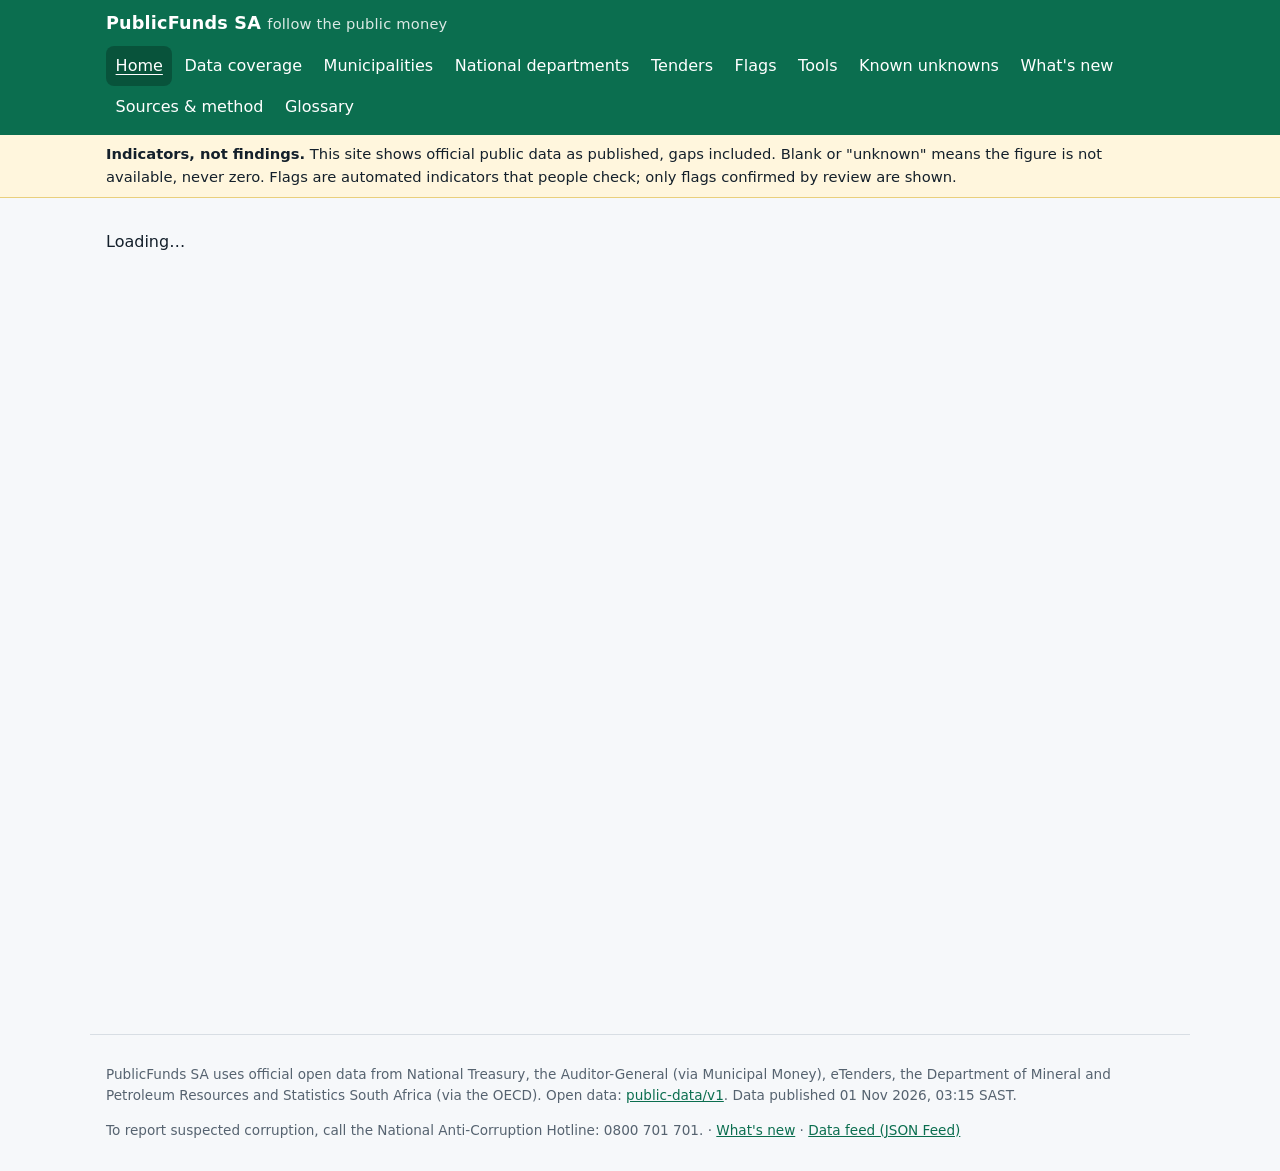
<file: index.html>
<!doctype html>
<html lang="en"><head><meta charset="utf-8"><title>PublicFunds SA</title>
<meta name="viewport" content="width=device-width,initial-scale=1">
<meta http-equiv="refresh" content="0; url=apps/public-dashboard/">
<link rel="canonical" href="https://publicfunds.grokforum.site/apps/public-dashboard/">
<link rel="icon" href="data:,">
<meta name="description" content="Budgets, spending, audit results and tenders for every South African municipality and national department, from official open data - with the gaps shown.">
<meta property="og:type" content="website"><meta property="og:site_name" content="PublicFunds SA">
<meta property="og:title" content="PublicFunds SA - follow South Africa's public money">
<meta property="og:description" content="Budgets, spending, audit results and tenders from official open data, with the gaps shown.">
<meta property="og:url" content="https://publicfunds.grokforum.site/">
<meta property="og:image" content="https://publicfunds.grokforum.site/apps/public-dashboard/og-card.png"><meta property="og:image:width" content="1200"><meta property="og:image:height" content="630">
<meta name="twitter:card" content="summary_large_image"><meta name="twitter:image" content="https://publicfunds.grokforum.site/apps/public-dashboard/og-card.png"></head>
<body><p><a href="apps/public-dashboard/">Open the PublicFunds SA dashboard</a></p></body></html>
</file>
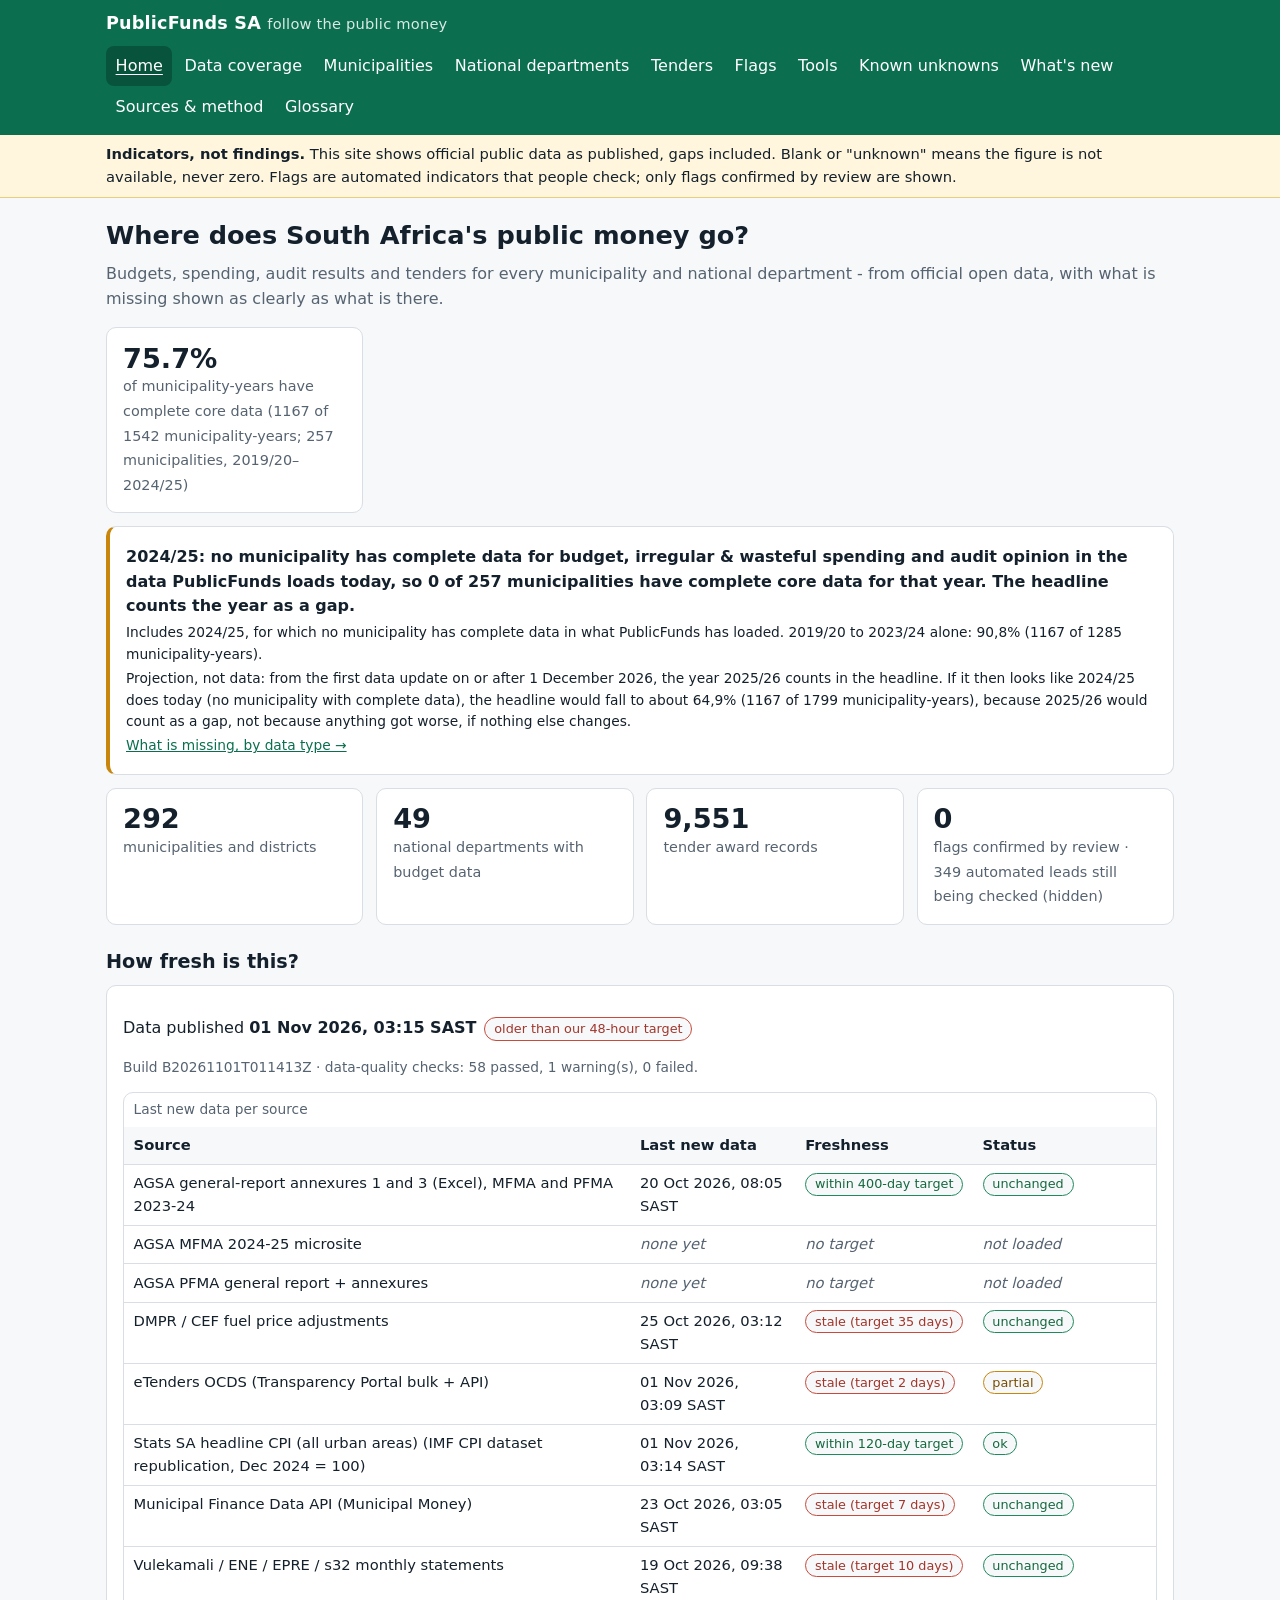
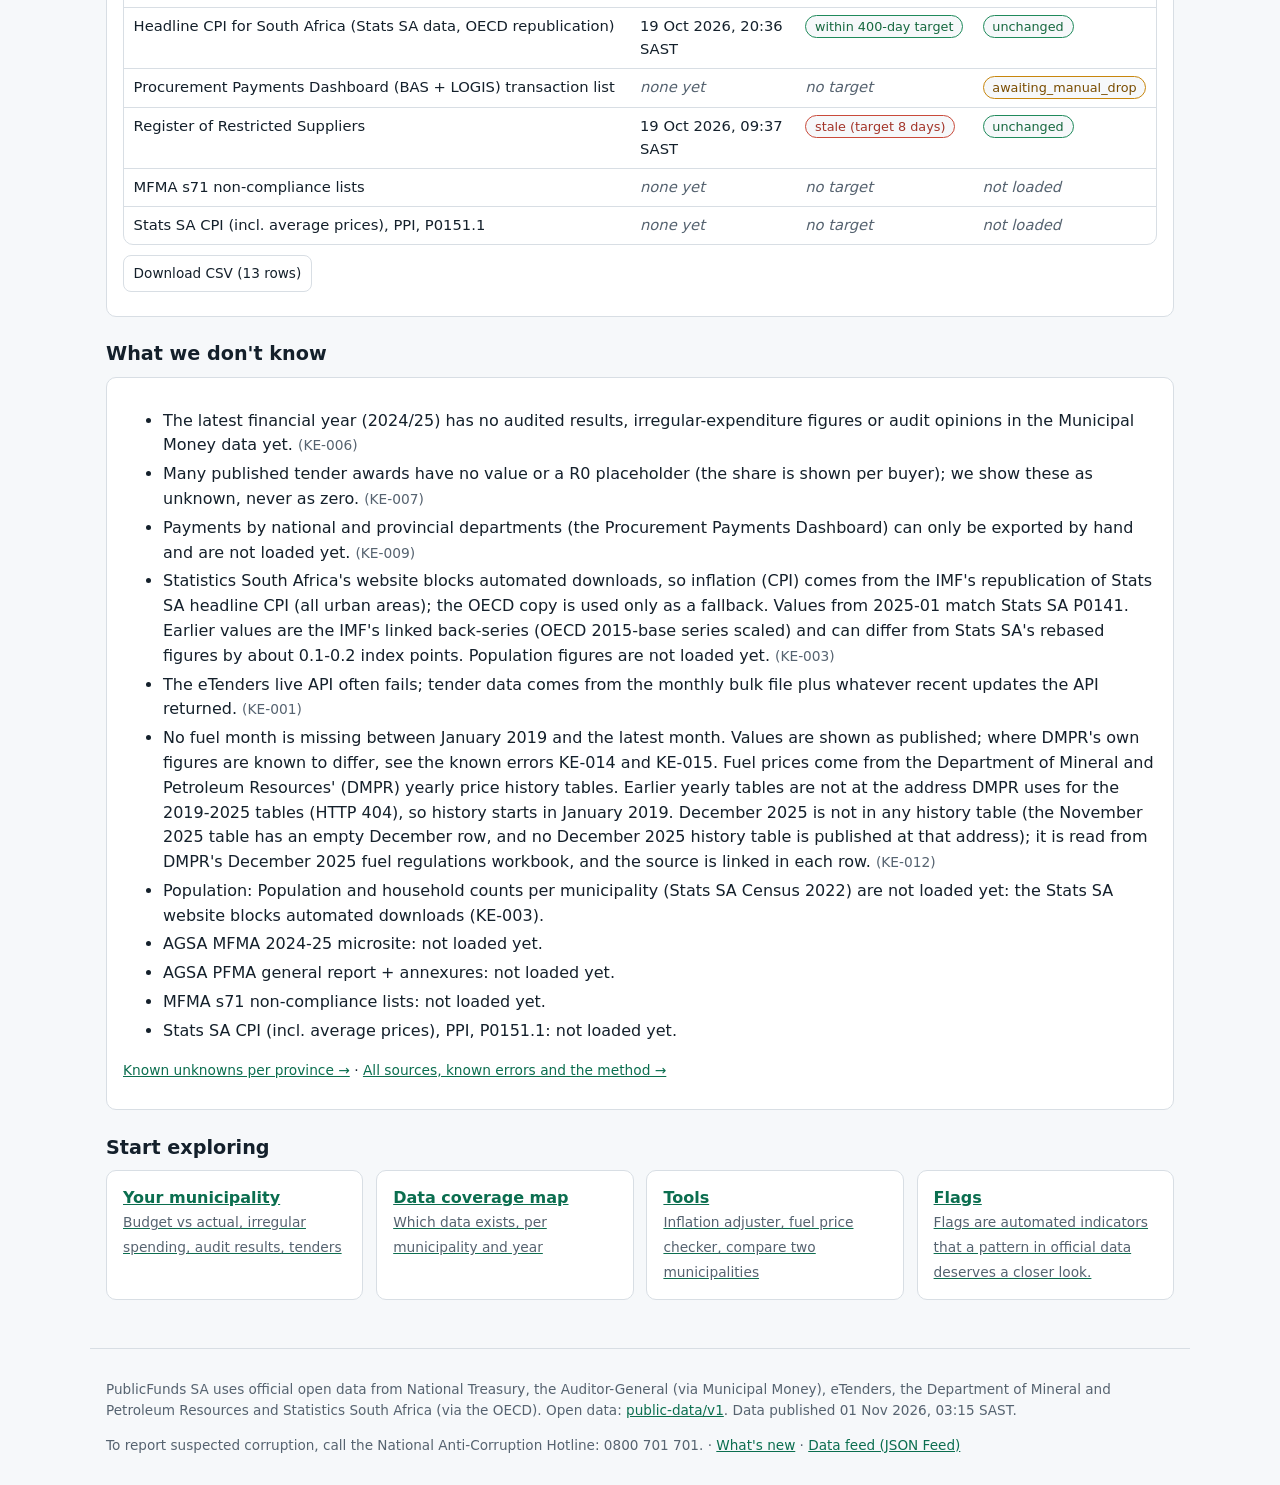
<file: apps/public-dashboard/index.html>
<!doctype html>
<html lang="en-ZA">
<head>
<meta charset="utf-8">
<meta name="viewport" content="width=device-width, initial-scale=1">
<meta http-equiv="Content-Security-Policy" content="default-src 'self'; script-src 'self' 'unsafe-inline'; style-src 'self' 'unsafe-inline'; img-src 'self' data:; connect-src 'self' https: http://127.0.0.1:* http://localhost:*; base-uri 'none'; form-action 'none'">
<link rel="icon" href="data:,">
<meta name="description" content="PublicFunds SA: where South African public money goes, from official open data - with the gaps shown honestly.">
<title>PublicFunds SA - follow South Africa's public money</title>
<link rel="canonical" href="https://publicfunds.grokforum.site/apps/public-dashboard/">
<meta name="theme-color" content="#0b6e4f">
<meta property="og:type" content="website">
<meta property="og:site_name" content="PublicFunds SA">
<meta property="og:title" content="PublicFunds SA - follow South Africa's public money">
<meta property="og:description" content="Budgets, spending, audit results and tenders for every municipality and national department, from official open data - with the gaps shown.">
<meta property="og:url" content="https://publicfunds.grokforum.site/apps/public-dashboard/">
<meta property="og:image" content="https://publicfunds.grokforum.site/apps/public-dashboard/og-card.png">
<meta property="og:image:width" content="1200"><meta property="og:image:height" content="630">
<meta property="og:image:alt" content="PublicFunds SA: follow South Africa's public money. Indicators, not findings.">
<meta property="og:locale" content="en_ZA">
<meta name="twitter:card" content="summary_large_image">
<meta name="twitter:title" content="PublicFunds SA - follow South Africa's public money">
<meta name="twitter:description" content="Budgets, spending, audits and tenders from official open data, with the gaps shown.">
<meta name="twitter:image" content="https://publicfunds.grokforum.site/apps/public-dashboard/og-card.png">
<link rel="alternate" type="application/feed+json" title="PublicFunds SA: new public data" href="../../public-data/v1/feed.json">
<style>
:root{--ink:#14202b;--muted:#566370;--line:#d8dee4;--bg:#f6f8fa;--card:#fff;--brand:#0b6e4f;--brand-ink:#fff;--accent:#c8860d;
--p:#1f8a5b;--pp:#e0b13a;--m:#c94a3a;--ok-ink:#16683f;--mid-ink:#7a4d00;--bad-ink:#a3352a;--na:#c9d1d9;--focus:#1b5fd1;--warn-bg:#fff6dd;--warn-line:#e9cf7c;--radius:10px}
@media (prefers-color-scheme:dark){:root{--ink:#e6edf3;--muted:#9aa7b4;--line:#33404c;--bg:#0f161d;--card:#16202a;--brand:#2fae7f;--brand-ink:#04140d;
--warn-bg:#2b2410;--warn-line:#6b5a22;--na:#3a4652;--ok-ink:#5fd39b;--mid-ink:#f0c060;--bad-ink:#ff9d8f}}
*{box-sizing:border-box}html{-webkit-text-size-adjust:100%}
body{margin:0;font:16px/1.55 system-ui,-apple-system,"Segoe UI",Roboto,sans-serif;color:var(--ink);background:var(--bg)}
a{color:var(--brand)}a:focus-visible,button:focus-visible,input:focus-visible,select:focus-visible,summary:focus-visible,[tabindex]:focus-visible{outline:3px solid var(--focus);outline-offset:2px}
.skip{position:absolute;left:-999px;top:0;background:var(--card);padding:.5rem 1rem;z-index:10}.skip:focus{left:.5rem}
header{background:var(--brand);color:var(--brand-ink);position:sticky;top:0;z-index:5}
.bar{display:flex;align-items:center;gap:.75rem;max-width:1100px;margin:0 auto;padding:.6rem 1rem}
.brand{font-weight:800;font-size:1.1rem;color:inherit;text-decoration:none;letter-spacing:.2px}.brand small{font-weight:500;opacity:.85}
#navtoggle{margin-left:auto;background:transparent;border:1px solid currentColor;color:inherit;border-radius:8px;padding:.35rem .6rem;font:inherit}
nav ul{list-style:none;margin:0;padding:0 1rem .6rem;display:none;flex-direction:column;gap:.15rem;max-width:1100px;margin:0 auto}
nav.open ul{display:flex}nav a{color:inherit;text-decoration:none;display:block;padding:.45rem .6rem;border-radius:8px}
nav a[aria-current=page],nav a:hover{background:rgba(0,0,0,.25);text-decoration:underline;text-underline-offset:3px}
@media (min-width:900px){#navtoggle{display:none}nav ul{display:flex;flex-direction:row;flex-wrap:wrap;padding:0 1rem .5rem}}
.notice{background:var(--warn-bg);border-bottom:1px solid var(--warn-line);font-size:.92rem}.notice p{max-width:1100px;margin:0 auto;padding:.5rem 1rem}@media (max-width:600px){.notice{font-size:.8rem}.notice p{padding:.35rem .8rem}}
main{max-width:1100px;margin:0 auto;padding:1rem;min-height:calc(100vh - 6rem)}#main:focus,#main:focus-visible{outline:none}
h1{font-size:1.6rem;line-height:1.25;margin:.4rem 0 .6rem}h2{font-size:1.2rem;margin:1.4rem 0 .5rem}h3{font-size:1.02rem;margin:1rem 0 .4rem}
.lead{color:var(--muted);margin-top:0}
.grid{display:grid;gap:.8rem;grid-template-columns:repeat(auto-fit,minmax(min(100%,220px),1fr))}
.card{background:var(--card);border:1px solid var(--line);border-radius:var(--radius);padding:.9rem 1rem}
.kpi>b{display:block;font-size:1.7rem;line-height:1.15}.kpi>span{color:var(--muted);font-size:.9rem}
.pill{display:inline-block;border-radius:999px;padding:.05rem .55rem;font-size:.8rem;border:1px solid var(--line);background:var(--bg);white-space:nowrap}
.pill.ok{border-color:var(--p);color:var(--ok-ink)}.pill.bad{border-color:var(--m);color:var(--bad-ink)}.pill.mid{border-color:var(--accent);color:var(--mid-ink)}
.unknown{color:var(--muted);font-style:italic}
.muted{color:var(--muted)}.small{font-size:.86rem}
.tablewrap{overflow-x:auto;border:1px solid var(--line);border-radius:var(--radius);background:var(--card)}
table{border-collapse:collapse;width:100%;font-size:.92rem}th,td{padding:.45rem .6rem;border-bottom:1px solid var(--line);text-align:left;vertical-align:top}
th{background:var(--bg);font-weight:650;position:sticky;top:0}td.num,th.num{text-align:right;font-variant-numeric:tabular-nums;white-space:nowrap}
tbody tr:last-child td{border-bottom:0}
.tools{display:flex;flex-wrap:wrap;gap:.5rem;align-items:end;margin:.6rem 0}
label{display:flex;flex-direction:column;font-size:.85rem;color:var(--muted);gap:.2rem}
input,select,button{font:inherit;color:var(--ink);background:var(--card);border:1px solid var(--line);border-radius:8px;padding:.45rem .6rem;min-height:2.5rem}
button{cursor:pointer}button.primary{background:var(--brand);color:var(--brand-ink);border-color:var(--brand)}
.btn-csv{font-size:.85rem;min-height:2.2rem}
.heat{border-collapse:separate;border-spacing:2px;font-size:.8rem}.heat td,.heat th{border:0;padding:.15rem .3rem}
.heat th[scope=row]{position:sticky;left:0;background:var(--card);z-index:1}.heat td.c{width:2.4rem;min-width:2rem;text-align:center;border-radius:4px;color:#fff;font-weight:700}
.s-P{background:#16683f}.s-p{background:var(--pp);color:#222!important}.s-m{background:#a3352a}.s--{background:var(--na);color:#333!important}.s-\?{background:#888}
.legend{display:flex;flex-wrap:wrap;gap:.6rem;font-size:.85rem}.legend i{display:inline-block;width:1rem;height:1rem;border-radius:3px;vertical-align:-3px;margin-right:.25rem}
.chart{width:100%;height:auto;max-height:320px}.chart text{fill:var(--muted);font-size:11px}.chart .axis{stroke:var(--line)}
.bars rect:hover{opacity:.85}
.op-unqualified{background:#16683f;color:#fff}.op-unqualified_emphasis_of_matter{background:#2e6b45;color:#fff}.op-qualified{background:#e0b13a;color:#222}
.op-adverse{background:#a3352a;color:#fff}.op-disclaimer{background:#8e2b20;color:#fff}.op-outstanding{background:#56616d;color:#fff}
.chip{display:inline-block;border-radius:6px;padding:.1rem .45rem;font-size:.8rem;margin:.1rem}
.gap li{margin:.25rem 0}
.bar-meter{display:inline-block;height:.6rem;border-radius:3px;background:var(--p);vertical-align:middle;margin-right:.35rem}.bar-meter.track{background:var(--na)}
.wide-last td:last-child,.wide-last th:last-child{min-width:14rem}
th.wrap-h{white-space:normal;min-width:7.5rem}.ymark{display:block;margin-top:.15rem;font-size:.78rem;font-weight:500;color:var(--muted)}
.nn,.hp{display:block;white-space:normal;font-size:.8rem;color:var(--muted)}.gapnote{border-left:4px solid var(--accent);margin:.8rem 0}.gapnote p{margin:.2rem 0}#trend{scroll-margin-top:9rem}.wide-last td:first-child{white-space:nowrap}
.entry{border-left:4px solid var(--brand);padding-left:.8rem;margin:.8rem 0}
.result{font-size:1.05rem}.result b{font-size:1.25rem}
footer{max-width:1100px;margin:2rem auto 0;padding:1rem;color:var(--muted);font-size:.85rem;border-top:1px solid var(--line)}
.err{border-color:var(--m);background:var(--warn-bg)}
details summary{cursor:pointer;font-weight:600}
@media (prefers-reduced-motion:reduce){*{transition:none!important;animation:none!important}}
@media print{header,nav,.tools,.btn-csv,footer{display:none}}
.reportcard{max-width:760px;border-top:6px solid var(--brand)}
</style>
</head>
<body>
<a class="skip" href="#main">Skip to content</a>
<header>
  <div class="bar"><a class="brand" href="#/">PublicFunds SA <small>follow the public money</small></a>
    <button id="navtoggle" aria-expanded="false" aria-controls="nav">Menu</button></div>
  <nav id="nav" aria-label="Main"><ul>
    <li><a href="#/">Home</a></li><li><a href="#/coverage">Data coverage</a></li><li><a href="#/municipalities">Municipalities</a></li>
    <li><a href="#/departments">National departments</a></li><li><a href="#/tenders">Tenders</a></li><li><a href="#/flags">Flags</a></li>
    <li><a href="#/tools">Tools</a></li><li><a href="#/unknowns">Known unknowns</a></li><li><a href="#/changes">What's new</a></li><li><a href="#/sources">Sources &amp; method</a></li><li><a href="#/glossary">Glossary</a></li></ul></nav>
</header>
<div class="notice" role="note"><p><b>Indicators, not findings.</b> This site shows official public data as published, gaps included. Blank or "unknown" means the figure is not available, never zero. Flags are automated indicators that people check; only flags confirmed by review are shown.</p></div>
<main id="main" tabindex="-1"><div id="view" aria-live="polite" aria-busy="true"><p>Loading…</p></div></main>
<footer><p id="foot">PublicFunds SA uses official open data from National Treasury, the Auditor-General (via Municipal Money), eTenders, the Department of Mineral and Petroleum Resources and Statistics South Africa (via the OECD). Open data: <a href="../../public-data/v1/manifest.json">public-data/v1</a>.</p>
<p>To report suspected corruption, call the National Anti-Corruption Hotline: 0800 701 701. · <a href="#/changes">What's new</a> · <a id="feedlink" href="../../public-data/v1/feed.json">Data feed (JSON Feed)</a></p></footer>
<script>
"use strict";
/* ---------------------------------------------------------------- config */
/* Data location: ?data=<url> or window.PUBLICFUNDS_DATA_BASE override; otherwise the copy deployed alongside the app
   (same origin, relative path ../../public-data/v1/). */
const CANDIDATES = (() => {
  const q = new URLSearchParams(location.search).get("data") || window.PUBLICFUNDS_DATA_BASE;
  const norm = v => { try { const u = new URL(v, location.href); if (!/^https?:$/.test(u.protocol)) return null; return u.href.replace(/\/?$/, "/"); } catch (e) { return null; } };
  if (q && norm(q)) return [norm(q)];
  // Same origin: the app is served from the repo layout, so the data sits two levels up.
  return [new URL(location.pathname.includes("/apps/public-dashboard/") ? "../../public-data/v1/" : "./public-data/v1/", location.href).href];
})();
let BASE = CANDIDATES[0];
const PROVINCES = {EC:"Eastern Cape",FS:"Free State",GT:"Gauteng",KZN:"KwaZulu-Natal",LP:"Limpopo",MP:"Mpumalanga",NC:"Northern Cape",NW:"North West",WC:"Western Cape"};
const TYPES = {metro:"Metro",local:"Local municipality",district:"District municipality"};
const DT = {budget:"Budget",actual_audited:"Audited actuals",uifw:"Irregular & wasteful spending",audit_opinion:"Audit opinion",procurement:"Tender awards"};
const STATE = {P:"present",p:"partial",m:"missing","-":"not applicable","?":"not computed"};
const SYM = {P:"✓",p:"~",m:"✗","-":"–","?":"?"};
const REASON = {audit_not_yet_due:"audit not yet due",source_not_publishing_yet:"tender award records are not counted for this year",components_missing:"some parts missing",
  not_in_loaded_sources:"not in the loaded sources",opinion_outstanding:"audit outstanding",entity_not_in_existence:"municipality did not exist that year",
  award_values_missing:"many award values missing"};
const MONTHS = ["Jan","Feb","Mar","Apr","May","Jun","Jul","Aug","Sep","Oct","Nov","Dec"];

/* ---------------------------------------------------------------- helpers */
const $ = (s, r = document) => r.querySelector(s);
function el(tag, attrs, ...kids) {
  const e = document.createElement(tag);
  for (const [k, v] of Object.entries(attrs || {})) {
    if (v == null || v === false) continue;
    if (k === "class") e.className = v; else if (k.startsWith("on")) e.addEventListener(k.slice(2), v);
    else if (k === "html") throw new Error("no html"); else e.setAttribute(k, v === true ? "" : v);
  }
  for (const k of kids.flat(Infinity)) if (k != null && k !== false) e.append(k instanceof Node ? k : String(k));
  return e;
}
function safeUrl(u) { try { const x = new URL(u); return /^https?:$/.test(x.protocol) ? x.href : null; } catch (e) { return null; } }
function link(u, text, attrs) { const s = safeUrl(u); return s ? el("a", {href: s, rel: "noopener nofollow", target: "_blank", ...attrs}, text) : el("span", {}, text); }
function unknown(t) { return el("span", {class: "unknown"}, t || "unknown"); }
function randText(c) {
  if (c == null) return null; const v = c / 100, a = Math.abs(v);
  if (a >= 1e9) return "R" + (v / 1e9).toLocaleString("en-ZA", {maximumFractionDigits: 2}) + " bn";
  if (a >= 1e6) return "R" + (v / 1e6).toLocaleString("en-ZA", {maximumFractionDigits: 1}) + " m";
  return "R" + v.toLocaleString("en-ZA", {maximumFractionDigits: 0});
}
function randFull(c) { return c == null ? "" : "R" + (c / 100).toLocaleString("en-ZA", {minimumFractionDigits: 2, maximumFractionDigits: 2}); }
function rand(c) { return c == null ? unknown() : el("span", {title: randFull(c)}, randText(c)); }
function num(v, d = 2) { return v == null ? "" : Number(v).toLocaleString("en-ZA", {minimumFractionDigits: d, maximumFractionDigits: d}); }
function pct(x, d = 1) { return x == null ? null : (x * 100).toLocaleString("en-ZA", {maximumFractionDigits: d}) + "%"; }
function fyLabel(fye) { fye = +fye; return `${fye - 1}/${String(fye).slice(-2)}`; }
function natFy(fy) { fy = +fy; return `${fy}/${String(fy + 1).slice(-2)}`; }
function dateSast(iso) { if (!iso) return null; const d = new Date(iso); return isNaN(d) ? iso : d.toLocaleString("en-ZA", {timeZone: "Africa/Johannesburg", dateStyle: "medium", timeStyle: "short"}) + " SAST"; }
function ageDays(iso) { const d = new Date(iso); return isNaN(d) ? null : (Date.now() - d) / 864e5; }
function prov(p) { return PROVINCES[p] || p || "unknown"; }
function srcLink(file, key, text = "source") { const s = file && file.sources && file.sources[key]; return s ? link(s.url, text, {title: `${s.file} · fetched ${dateSast(s.fetched_at_sast)}`}) : unknown("no source"); }
function srcUrl(file, key) { const s = file && file.sources && file.sources[key]; return s ? s.url : ""; }
function opinionChip(code, labels) { return el("span", {class: "chip op-" + code}, (labels && labels[code]) || code); }

/* CSV of any view: every table is built from {columns, rows}; cells are {v, csv} or plain values */
function csvCell(x) { let s = x == null ? "" : String(x); if (/^[=+\-@\t\r]/.test(s)) s = "'" + s; return /[",\n;]/.test(s) ? '"' + s.replace(/"/g, '""') + '"' : s; }
function downloadCSV(name, columns, rows) {
  const lines = [columns.map(c => csvCell(c.csv || c.label)).join(",")];
  for (const r of rows) lines.push(columns.map(c => csvCell(c.csvValue ? c.csvValue(r) : (c.value ? c.value(r) : r[c.key]))).join(","));
  const blob = new Blob(["\ufeff" + lines.join("\r\n") + "\r\n"], {type: "text/csv;charset=utf-8"});
  const a = el("a", {href: URL.createObjectURL(blob), download: name}); document.body.append(a); a.click(); setTimeout(() => { URL.revokeObjectURL(a.href); a.remove(); }, 500);
}
function table(caption, allColumns, rows, csvName, opts = {}) {
  const limit = opts.limit || 500, shown = rows.slice(0, limit), columns = allColumns.filter(c => !c.csvOnly);
  const t = el("table", {}, opts.captionAbove ? null : el("caption", {class: "small muted", style: "text-align:left;padding:.4rem .6rem"}, caption),
    el("thead", {}, el("tr", {}, columns.map(c => el("th", {scope: "col", class: [c.num ? "num" : "", c.wrap ? "wrap-h" : ""].join(" ").trim() || null, "data-dt": c.dt}, c.label, (c.marks || []).map(m => el("span", {class: "ymark"}, m)))))),
    el("tbody", {}, shown.map(r => el("tr", opts.rowAttrs ? opts.rowAttrs(r) : {}, columns.map(c => el("td", {class: c.num ? "num" : null, "data-dt": c.dt}, c.render ? c.render(r) : (c.value ? c.value(r) : r[c.key]) ?? unknown()))))));
  const tools = el("div", {class: "tools"},
    csvName ? el("button", {class: "btn-csv", onclick: () => downloadCSV(csvName, allColumns, rows)}, `Download CSV (${rows.length} rows)`) : null,
    rows.length > limit ? el("span", {class: "small muted"}, `Showing ${limit} of ${rows.length}; the CSV has all rows.`) : null);
  return el("div", {}, opts.captionAbove ? el("p", {class: "small muted", id: opts.captionAbove}, caption) : null, el("div", {class: "tablewrap", tabindex: "0", role: "region", "aria-label": caption}, t), tools);   // captionAbove: the caption is a paragraph above the scrolling box, so it is never clipped on a phone
}
/* small accessible SVG charts (the table next to each chart carries the same numbers) */
function chart(title, labels, series, opts = {}) {
  const W = 640, H = 240, L = 64, R = 10, T = 18, B = 34, w = W - L - R, h = H - T - B;
  const vals = series.flatMap(s => s.values.filter(v => v != null)); if (!vals.length) return el("p", {class: "muted small"}, "No known values to chart.");
  const max = Math.max(...vals, 0) || 1, min = Math.min(0, ...vals);
  const y = v => T + h - (v - min) / (max - min) * h, n = labels.length, gw = w / n;
  const ns = "http://www.w3.org/2000/svg", s = (t, a) => { const e = document.createElementNS(ns, t); for (const k in a) e.setAttribute(k, a[k]); return e; };
  const svg = s("svg", {viewBox: `0 0 ${W} ${H}`, class: "chart", role: "img", "aria-label": title});
  const tt = s("title", {}); tt.textContent = title; svg.append(tt);
  for (let i = 0; i <= 4; i++) { const v = min + (max - min) * i / 4, yy = y(v);
    svg.append(s("line", {x1: L, x2: W - R, y1: yy, y2: yy, class: "axis"}));
    const tx = s("text", {x: L - 6, y: yy + 4, "text-anchor": "end"}); tx.textContent = opts.fmt ? opts.fmt(v) : randText(v); svg.append(tx); }
  labels.forEach((lb, i) => { const tx = s("text", {x: L + gw * i + gw / 2, y: H - 12, "text-anchor": "middle"}); tx.textContent = lb; svg.append(tx); });
  const bw = Math.max(2, (gw * 0.8) / series.length), g = s("g", {class: "bars"}); svg.append(g);
  series.forEach((se, k) => se.values.forEach((v, i) => {
    const x = L + gw * i + gw * 0.1 + bw * k;
    if (v == null) { const tx = s("text", {x: x + bw / 2, y: T + h - 4, "text-anchor": "middle"}); tx.textContent = "?"; g.append(tx); return; }
    const r = s("rect", {x, width: bw - 1, y: Math.min(y(v), y(0)), height: Math.abs(y(v) - y(0)) || 1, fill: se.color, rx: 2});
    const ti = s("title", {}); ti.textContent = `${se.name}, ${labels[i]}: ${opts.fmt ? opts.fmt(v) : randFull(v)}`; r.append(ti); g.append(r); }));
  const leg = el("div", {class: "legend", "aria-hidden": "true"}, series.map(se => el("span", {}, el("i", {style: `background:${se.color}`}), se.name)), el("span", {class: "muted"}, "? = unknown"));
  return el("figure", {style: "margin:0"}, svg, leg);
}

/* ---------------------------------------------------------------- data */
const cache = {};
const baseReady = (async () => {
  for (const b of CANDIDATES) {
    try { const r = await fetch(b + "manifest.json", {cache: "no-cache"}); if (r.ok) { const j = await r.json(); BASE = b; cache["manifest.json"] = Promise.resolve(j); return; } } catch (e) { /* try next */ }
  }
  BASE = CANDIDATES[CANDIDATES.length - 1];
})();
async function load(name) {
  await baseReady;
  if (!cache[name]) cache[name] = fetch(BASE + name, {cache: "no-cache"}).then(r => { if (!r.ok) throw new Error(`${name}: HTTP ${r.status}`); return r.json(); });
  return cache[name];
}
async function loadAwards() {
  const t = await load("tenders-summary.json");
  const files = await Promise.all(Object.values(t.award_files).map(load));
  return files;
}
function awardDoc(file, d) { if (!d) return null; if (/^https?:/.test(d)) return d; const [b, f] = d.split("|"); return file.doc_prefix + b + (f != null ? "&downloadedFileName=" + encodeURIComponent(f) : ""); }

/* ---------------------------------------------------------------- views */
const view = () => $("#view");
function setView(title, ...kids) {
  document.title = title + " · PublicFunds SA";
  const v = view(); v.replaceChildren(el("h1", {}, title), ...kids); v.setAttribute("aria-busy", "false");
}
function errorBox(e) { return el("div", {class: "card err"}, el("b", {}, "Couldn't load the data. "), String(e.message || e),
  el("p", {class: "small"}, "Data comes from ", link(BASE + "manifest.json", BASE), ". If the public data has just been set up it may not be live yet.")); }

async function vHome() {
  const [m, f, cv] = await Promise.all([load("manifest.json"), load("flags.json"), load("coverage.json").catch(() => null)]);   // coverage.json only for the note under the headline
  const c = m.coverage, ctr = m.counts;
  const gap = cv ? gapBox(coreGapLines(cv), {link: 1, style: "grid-column:1/-1;margin:0", extra: headlineContextLines(cv)}) : null;
  const gen = ageDays(m.generated_at_sast);
  const kp = (big, small) => el("div", {class: "card kpi"}, el("b", {}, big), el("span", {}, small));
  const notLoaded = m.sources.filter(s => !s.last_run_status || /blocked|failed|manual|partial/.test(s.last_run_status || ""));
  setView("Where does South Africa's public money go?",
    el("p", {class: "lead"}, "Budgets, spending, audit results and tenders for every municipality and national department - from official open data, with what is missing shown as clearly as what is there."),
    el("div", {class: "grid"},
      kp(c.complete_pct == null ? "unknown" : c.complete_pct + "%", `of municipality-years have complete core data (${c.complete} of ${c.applicable} municipality-years; ${c.entities} municipalities, ${fyLabel(c.fye_min)}–${fyLabel(c.fye_max)})`),
      gap,
      kp(ctr.municipalities, "municipalities and districts"),
      kp(ctr.departments, "national departments with budget data"),
      kp(ctr.awards.toLocaleString("en-ZA"), "tender award records"),
      kp(ctr.flags_confirmed, `flags confirmed by review · ${ctr.leads_hidden} automated leads still being checked (hidden)`)),
    el("h2", {}, "How fresh is this?"),
    el("div", {class: "card"}, el("p", {}, "Data published ", el("b", {}, dateSast(m.generated_at_sast)), gen != null && gen > 2 ? el("span", {class: "pill bad", style: "margin-left:.5rem"}, "older than our 48-hour target") : el("span", {class: "pill ok", style: "margin-left:.5rem"}, "up to date")),
      el("p", {class: "small muted"}, `Build ${m.build.id} · data-quality checks: ${m.build.data_quality.pass} passed, ${m.build.data_quality.warn} warning(s), ${m.build.data_quality.fail} failed.`),
      table("Last new data per source", [
        {label: "Source", render: s => s.name || s.id, value: s => s.name || s.id},
        {label: "Last new data", render: s => s.last_new_data_sast ? dateSast(s.last_new_data_sast) : unknown("none yet"), value: s => s.last_new_data_sast},
        {label: "Freshness", render: s => {
          const age = s.last_new_data_sast ? (Date.now() - Date.parse(s.last_new_data_sast)) / 864e5 : null;
          if (age == null || !s.freshness_slo_days) return unknown("no target");
          return age > s.freshness_slo_days ? el("span", {class: "pill bad"}, `stale (target ${s.freshness_slo_days} days)`) : el("span", {class: "pill ok"}, `within ${s.freshness_slo_days}-day target`);
        }, value: s => s.freshness_slo_days || ""},
        {label: "Status", render: s => s.last_run_status ? el("span", {class: "pill " + (/^(ok|unchanged)$/.test(s.last_run_status) ? "ok" : "mid")}, s.last_run_status) : unknown("not loaded"), value: s => s.last_run_status || "not loaded"}],
        m.sources, "sources-freshness.csv")),
    el("h2", {}, "What we don't know"),
    el("div", {class: "card"}, el("ul", {class: "gap"},
      m.known_gaps.map(g => el("li", {}, g.text, " ", el("span", {class: "muted small"}, `(${g.id})`))),
      el("li", {}, "Population: ", m.population.reason),
      notLoaded.filter(s => !s.last_run_status).map(s => el("li", {}, `${s.name}: not loaded yet.`))),
      el("p", {class: "small"}, el("a", {href: "#/unknowns"}, "Known unknowns per province →"), " · ", el("a", {href: "#/sources"}, "All sources, known errors and the method →"))),
    el("h2", {}, "Start exploring"),
    el("div", {class: "grid"},
      el("a", {class: "card", href: "#/municipalities"}, el("b", {}, "Your municipality"), el("br"), el("span", {class: "muted small"}, "Budget vs actual, irregular spending, audit results, tenders")),
      el("a", {class: "card", href: "#/coverage"}, el("b", {}, "Data coverage map"), el("br"), el("span", {class: "muted small"}, "Which data exists, per municipality and year")),
      el("a", {class: "card", href: "#/tools"}, el("b", {}, "Tools"), el("br"), el("span", {class: "muted small"}, "Inflation adjuster, fuel price checker, compare two municipalities")),
      el("a", {class: "card", href: "#/flags"}, el("b", {}, "Flags"), el("br"), el("span", {class: "muted small"}, f.disclaimer.split(".")[0] + "."))));
}

async function vCoverage(params) {
  const [cov, mun] = await Promise.all([load("coverage.json"), load("municipalities.json")]);
  const byId = Object.fromEntries(mun.municipalities.map(x => [x.id, x]));
  const st = {dt: params.get("dt") || "budget", p: params.get("p") || "", t: params.get("t") || "", q: params.get("q") || ""};
  const body = el("div");
  const sel = (name, label, opts, val) => el("label", {}, label, el("select", {name, onchange: e => { st[name] = e.target.value; draw(); }}, opts.map(([v, t]) => el("option", {value: v, selected: v === val}, t))));
  const filters = el("div", {class: "tools", role: "search"},
    sel("dt", "Data type", Object.entries(DT), st.dt),
    sel("p", "Province", [["", "All provinces"], ...Object.entries(PROVINCES)], st.p),
    sel("t", "Type", [["", "All types"], ...Object.entries(TYPES)], st.t),
    el("label", {}, "Search", el("input", {type: "search", value: st.q, placeholder: "e.g. Buffalo City", oninput: e => { st.q = e.target.value; draw(); }})));
  const h = cov.headline.by_type;
  const summary = table("Share of applicable municipality-years with each data type present (years whose audits are due)", [
    {label: "Data type", value: r => DT[r[0]] || r[0]},
    {label: "Present", num: 1, value: r => r[1].present}, {label: "Partial", num: 1, value: r => r[1].partial}, {label: "Missing", num: 1, value: r => r[1].missing},
    {label: "Present %", num: 1, value: r => r[1].present_pct == null ? null : r[1].present_pct + "%"}], Object.entries(h), "coverage-by-type.csv");
  function draw() {
    const i = cov.data_types.indexOf(st.dt), q = st.q.toLowerCase();
    const ents = cov.entities.map(e => ({e, m: byId[e.id]})).filter(({m}) => m && (!st.p || m.province === st.p) && (!st.t || m.type === st.t) && (!q || (m.name + " " + m.code).toLowerCase().includes(q)))
      .sort((a, b) => a.m.province.localeCompare(b.m.province) || a.m.name.localeCompare(b.m.name));
    const cell = (e, k) => { const s = e.c[st.dt][k], r = +e.r[st.dt][k], why = r ? REASON[cov.reasons[r - 1]] || cov.reasons[r - 1] : "";
      return el("td", {class: "c s-" + s, title: `${STATE[s]}${why ? ": " + why : ""}`, "aria-label": `${cov.fy_labels[k]}: ${STATE[s]}${why ? ", " + why : ""}`}, SYM[s]); };
    const t = el("table", {class: "heat"}, el("caption", {class: "small muted", style: "text-align:left"}, `${DT[st.dt]}: ${ents.length} municipalities. Hover or focus a cell for the reason.`),
      el("thead", {}, el("tr", {}, el("th", {scope: "col"}, "Municipality"), cov.fy_labels.map(y => el("th", {scope: "col"}, el("abbr", {title: y}, y.slice(2)))))),
      el("tbody", {}, ents.map(({e, m}) => el("tr", {}, el("th", {scope: "row", style: "font-weight:500"}, el("a", {href: "#/m/" + encodeURIComponent(m.id)}, m.name), " ", el("span", {class: "muted"}, m.province)),
        cov.years.map((_, k) => cell(e, k))))));
    const rows = ents.map(({e, m}) => [m, e]);
    body.replaceChildren(el("div", {class: "tablewrap", tabindex: "0", role: "region", "aria-label": "Coverage heatmap"}, t), el("div", {class: "tools"}, el("button", {class: "btn-csv", onclick: () =>
      downloadCSV(`coverage-${st.dt}.csv`, [{label: "municipality", value: r => r[0].name}, {label: "code", value: r => r[0].code}, {label: "province", value: r => r[0].province},
        ...cov.years.map((y, k) => ({label: cov.fy_labels[k], value: r => { const s = r[1].c[st.dt][k], rr = +r[1].r[st.dt][k]; return STATE[s] + (rr ? " (" + cov.reasons[rr - 1] + ")" : ""); }}))], rows)}, `Download CSV (${rows.length} rows)`)));
  }
  setView("Data coverage", el("p", {class: "lead"}, "Which official data exists for each municipality and financial year (July–June). Missing data is a finding in itself: it is shown, never hidden or filled in."),
    el("div", {class: "legend"}, Object.entries(STATE).filter(([k]) => k !== "?").map(([k, v]) => el("span", {}, el("i", {class: "s-" + k}), `${SYM[k]} ${v}`))),
    filters, body, el("h2", {}, "Summary"), summary,
    el("p", {class: "small muted"}, `Headline: ${cov.headline.complete_pct}% of municipality-years from ${fyLabel(cov.headline.fye_min)} to ${fyLabel(cov.headline.fye_max)} have every core data type (budget, audited actuals, irregular & wasteful spending, audit opinion).`),
    gapBox(coreGapLines(cov), {link: 1}));
  draw();
}

function latestYear(m, key) { const ys = Object.keys(m.years).filter(y => m.years[y][key]).sort(); return ys.length ? ys[ys.length - 1] : null; }

async function vMunicipalities(params) {
  const mun = await load("municipalities.json");
  const st = {p: params.get("p") || "", q: params.get("q") || ""};
  const out = el("div");
  function draw() {
    const q = st.q.toLowerCase();
    const rows = mun.municipalities.filter(m => (!st.p || m.province === st.p) && (!q || (m.name + " " + m.code + " " + (m.long_name || "")).toLowerCase().includes(q)));
    const ly = m => latestYear(m, "audited");
    out.replaceChildren(table("Municipalities (latest audited year shown)", [
      {label: "Municipality", render: m => el("a", {href: "#/m/" + encodeURIComponent(m.id)}, m.name), value: m => m.name},
      {label: "Province", value: m => prov(m.province)}, {label: "Type", value: m => TYPES[m.type] || m.type},
      {label: "Latest audited year", value: m => ly(m) ? fyLabel(ly(m)) : null},
      {label: "Audited spending", num: 1, render: m => ly(m) ? rand(m.years[ly(m)].audited.exp) : unknown(), csvValue: m => ly(m) ? m.years[ly(m)].audited.exp / 100 : null, csv: "audited_spending_rand"},
      {label: "Latest audit opinion", render: m => { const y = latestYear(m, "audit"); return y ? [opinionChip(m.years[y].audit.code, mun.audit_opinions), " ", fyLabel(y)] : unknown(); },
       value: m => { const y = latestYear(m, "audit"); return y ? `${mun.audit_opinions[m.years[y].audit.code]} (${fyLabel(y)})` : null; }}],
      rows, "municipalities.csv", {limit: 400}));
  }
  setView("Municipalities", el("p", {class: "lead"}, "All metros, local and district municipalities. Pick one for its budget, spending, audit results and tenders."),
    el("div", {class: "tools", role: "search"},
      el("label", {}, "Search", el("input", {type: "search", value: st.q, placeholder: "name or code", oninput: e => { st.q = e.target.value; draw(); }})),
      el("label", {}, "Province", el("select", {onchange: e => { st.p = e.target.value; draw(); }}, [["", "All provinces"], ...Object.entries(PROVINCES)].map(([v, t]) => el("option", {value: v, selected: v === st.p}, t))))),
    out);
  draw();
}

function muniYearRows(m) {
  return Object.keys(m.years).sort().map(y => ({y, d: m.years[y]}));
}
async function vMunicipality(id) {
  const [mun, cov, ts, man] = await Promise.all([load("municipalities.json"), load("coverage.json"), load("tenders-summary.json"), load("manifest.json")]);
  const m = mun.municipalities.find(x => x.id === id);
  if (!m) return setView("Municipality not found", el("p", {}, "No municipality with id ", id, ". ", el("a", {href: "#/municipalities"}, "Back to the list")));
  const rows = muniYearRows(m).filter(r => +r.y >= 2017);
  const exp = k => rows.map(r => r.d[k] ? r.d[k].exp : null);
  const ly = latestYear(m, "audited"), lyd = ly && m.years[ly];
  const base = lyd && (m.years[ly].adjusted || m.years[ly].budget);
  const variance = lyd && base && lyd.audited.exp != null && base.exp ? (lyd.audited.exp - base.exp) / base.exp : null;
  const uifwRows = muniYearRows(m).filter(r => r.d.uifw);
  const audits = muniYearRows(m).filter(r => r.d.audit);
  const buyers = ts.buyers.filter(b => b.gov_body_id === id);
  const covE = cov.entities.find(e => e.id === id);
  const awardsBox = el("div");
  setView(m.name,
    el("p", {class: "lead"}, `${TYPES[m.type] || m.type} · ${prov(m.province)} · code ${m.code}${m.category ? " · category " + m.category : ""}. `, link(m.profile, "Municipal Money profile")),
    el("div", {class: "grid"},
      el("div", {class: "card kpi"}, el("b", {}, lyd ? rand(lyd.audited.exp) : unknown()), el("span", {}, ly ? `audited spending ${fyLabel(ly)} · ` : "audited spending · ", lyd ? srcLink(mun, lyd.audited.src) : "")),
      el("div", {class: "card kpi"}, el("b", {}, variance == null ? unknown() : (variance >= 0 ? "+" : "") + pct(variance)), el("span", {}, `audited spending vs the ${m.years[ly] && m.years[ly].adjusted ? "adjusted" : "original"} budget${ly ? ", " + fyLabel(ly) : ""}`)),
      el("div", {class: "card kpi"}, el("b", {}, uifwRows.length ? rand(uifwRows[uifwRows.length - 1].d.uifw.irregular) : unknown()), el("span", {}, uifwRows.length ? `irregular expenditure reported for ${fyLabel(uifwRows[uifwRows.length - 1].y)}` : "irregular expenditure")),
      el("div", {class: "card kpi"}, el("b", {}, audits.length ? opinionChip(audits[audits.length - 1].d.audit.code, mun.audit_opinions) : unknown()), el("span", {}, audits.length ? `audit opinion ${fyLabel(audits[audits.length - 1].y)}` : "audit opinion")),
      el("div", {class: "card kpi"}, el("b", {}, unknown()), el("span", {title: man.population.reason}, "spending per resident: population data not loaded yet (", el("a", {href: "#/sources"}, "why"), ")"))),
    el("h2", {}, "Budget vs actual spending"),
    el("p", {class: "small muted"}, "Operating expenditure. Original budget = approved at the start of the year; adjusted = mid-year revision; audited = what the audited financial statements show. Financial years run July–June."),
    chart(`Budget vs audited spending, ${m.name}`, rows.map(r => fyLabel(r.y)), [
      {name: "Original budget", color: "#9db4c8", values: exp("budget")}, {name: "Adjusted budget", color: "#4f7ea8", values: exp("adjusted")},
      {name: "Audited actual", color: "#0b6e4f", values: exp("audited")}]),
    table("Budget vs actual (operating revenue and expenditure)", [
      {label: "Year", value: r => fyLabel(r.y)},
      ...[["budget", "Original budget"], ["adjusted", "Adjusted budget"], ["audited", "Audited actual"]].flatMap(([k, lb]) => [
        {label: lb + " spending", num: 1, render: r => r.d[k] ? rand(r.d[k].exp) : unknown(), csvValue: r => r.d[k] && r.d[k].exp != null ? r.d[k].exp / 100 : null, csv: k + "_expenditure_rand"},
        {label: lb + " revenue", num: 1, render: r => r.d[k] ? rand(r.d[k].rev) : unknown(), csvValue: r => r.d[k] && r.d[k].rev != null ? r.d[k].rev / 100 : null, csv: k + "_revenue_rand"}]),
      {label: "Source", render: r => { const s = (r.d.audited || r.d.adjusted || r.d.budget); return s ? srcLink(mun, s.src) : unknown("none"); }, csvValue: r => { const s = (r.d.audited || r.d.adjusted || r.d.budget); return s ? srcUrl(mun, s.src) : ""; }, csv: "source_url"}],
      rows.filter(r => r.d.budget || r.d.adjusted || r.d.audited), `${m.code}-budget-vs-actual.csv`),
    el("h2", {}, "Irregular, fruitless & wasteful and unauthorised expenditure"),
    el("p", {class: "small muted"}, "As reported in the notes to the audited financial statements. Irregular does not necessarily mean money was stolen: it means rules (often procurement rules) were not followed. ", el("a", {href: "#/glossary"}, "What these terms mean"), "."),
    chart(`Irregular, fruitless and wasteful, and unauthorised expenditure, ${m.name}`, uifwRows.map(r => fyLabel(r.y)), [
      {name: "Irregular", color: "#c8860d", values: uifwRows.map(r => r.d.uifw.irregular ?? null)},
      {name: "Fruitless & wasteful", color: "#c94a3a", values: uifwRows.map(r => r.d.uifw.fruitless_wasteful ?? null)},
      {name: "Unauthorised", color: "#6b7785", values: uifwRows.map(r => r.d.uifw.unauthorised ?? null)}]),
    table("Reported UIF&W expenditure", [
      {label: "Year", value: r => fyLabel(r.y)},
      ...[["irregular", "Irregular"], ["fruitless_wasteful", "Fruitless & wasteful"], ["unauthorised", "Unauthorised"]].map(([k, lb]) => (
        {label: lb, num: 1, render: r => rand(r.d.uifw[k] ?? null), csvValue: r => r.d.uifw[k] == null ? null : r.d.uifw[k] / 100, csv: k + "_rand"})),
      {label: "Source", render: r => srcLink(mun, r.d.uifw.src), csvValue: r => srcUrl(mun, r.d.uifw.src), csv: "source_url"}], uifwRows, `${m.code}-uifw.csv`),
    el("h2", {}, "Audit opinions"),
    el("p", {class: "small muted"}, "From the Auditor-General. Best to worst: unqualified with no findings ('clean'), unqualified with findings, qualified, adverse, disclaimer. 'Outstanding' means the audit was not finished."),
    table("Audit opinion history", [
      {label: "Year", value: r => fyLabel(r.y)}, {label: "Opinion", render: r => opinionChip(r.d.audit.code, mun.audit_opinions), value: r => mun.audit_opinions[r.d.audit.code]},
      {label: "Audit report", render: r => r.d.audit.report ? link(/^https?:/.test(r.d.audit.report) ? r.d.audit.report : mun.report_prefix + r.d.audit.report, "report") : unknown("none"),
       value: r => r.d.audit.report ? (/^https?:/.test(r.d.audit.report) ? r.d.audit.report : mun.report_prefix + r.d.audit.report) : ""},
      {label: "Source", render: r => srcLink(mun, r.d.audit.src), csvValue: r => srcUrl(mun, r.d.audit.src), csv: "source_url"}], audits.slice().reverse(), `${m.code}-audit-opinions.csv`),
    el("h2", {}, "Tenders"),
    buyers.length ? [
      table("Published tender awards by year (eTenders)", [
        {label: "Year", value: r => r[0]}, {label: "Awards", num: 1, value: r => r[1].awards}, {label: "Known value", num: 1, render: r => rand(r[1].known_value), csvValue: r => r[1].known_value == null ? null : r[1].known_value / 100, csv: "known_value_rand"},
        {label: "No value published", num: 1, value: r => pct(r[1].missing_share, 0)}, {label: "Largest supplier's share", num: 1, value: r => pct(r[1].top_supplier_share, 0)}],
        buyers.flatMap(b => Object.entries(b.years).filter(([k]) => k !== "all")), `${m.code}-tenders.csv`),
      el("p", {class: "small muted"}, "Supplier concentration is shown without names. Values: only plausible published values are summed; awards without a value are counted, never treated as R0."),
      el("button", {onclick: async e => { e.target.disabled = true; e.target.textContent = "Loading award records…"; await showAwards(awardsBox, new Set(buyers.map(b => b.id)), m.code); e.target.remove(); }}, "Show award records (downloads about 2 MB)"), awardsBox]
      : el("p", {class: "muted"}, "No eTenders awards are matched to this municipality yet (municipal tender publication on eTenders is incomplete; see Data coverage)."),
    el("h2", {}, "Data coverage for this municipality"),
    covE ? table("Coverage", [{label: "Data type", value: r => DT[r]}, ...cov.years.map((y, k) => ({label: cov.fy_labels[k], render: r => el("span", {class: "chip s-" + covE.c[r][k], style: "color:#fff"}, SYM[covE.c[r][k]] + " " + STATE[covE.c[r][k]]), value: r => STATE[covE.c[r][k]]}))], cov.data_types, `${m.code}-coverage.csv`) : unknown(),
    el("p", {}, el("a", {href: "#/m/" + encodeURIComponent(m.id) + "/card"}, "Report card (share-friendly summary) →"), " · ", el("a", {href: "#/tools/compare?a=" + encodeURIComponent(m.id)}, "Compare with another municipality →")));
}

async function showAwards(box, buyerIds, name) {
  const files = await loadAwards(), ts = await load("tenders-summary.json");
  const bname = Object.fromEntries(ts.buyers.map(b => [b.id, b.name]));
  const rows = [];
  for (const f of files) for (const r of f.rows) if (buyerIds.has(r[4])) rows.push({f, r});
  rows.sort((a, b) => (b.r[2] || "").localeCompare(a.r[2] || ""));
  box.replaceChildren(table("Award records as published on eTenders (public records, not findings)", [
    {label: "Date", value: x => x.r[2]}, {label: "Buyer", value: x => bname[x.r[4]]}, {label: "Supplier", value: x => x.r[5]},
    {label: "Value", num: 1, render: x => x.r[6] == null ? unknown(x.r[7] ? x.r[7].replace(/_/g, " ") : "unknown") : rand(x.r[6]), csvValue: x => x.r[6] == null ? null : x.r[6] / 100, csv: "value_rand"},
    {label: "Reference", value: x => x.r[8]}, {label: "Method", value: x => x.r[9]},
    {label: "Document", render: x => { const d = awardDoc(x.f, x.r[11]); return d ? link(d, "tender document") : unknown("none"); }, value: x => awardDoc(x.f, x.r[11]) || ""},
    {label: "Source", render: x => srcLink(x.f, x.r[12]), csvValue: x => srcUrl(x.f, x.r[12]), csv: "source_url"}], rows.map(x => x), `${name}-awards.csv`, {limit: 200}));
}

async function vDepartments() {
  const dep = await load("departments.json");
  const lastFy = d => Object.keys(d.years).sort().pop();
  const rows = dep.departments.map(d => ({d, fy: lastFy(d)})).sort((a, b) => ((b.d.years[b.fy].main || b.d.years[b.fy].final || {}).amount || 0) - ((a.d.years[a.fy].main || a.d.years[a.fy].final || {}).amount || 0));
  setView("National departments", el("p", {class: "lead"}, "Budgets and actual spending of national government departments (financial years start in April). From National Treasury's Vulekamali budget data."),
    table("National departments: latest main budget", [
      {label: "Department", render: x => el("a", {href: "#/d/" + encodeURIComponent(x.d.id)}, x.d.name), value: x => x.d.name}, {label: "Vote", value: x => x.d.vote},
      {label: "Year", value: x => natFy(x.fy)},
      {label: "Main budget", num: 1, render: x => x.d.years[x.fy].main ? rand(x.d.years[x.fy].main.amount) : unknown(), csvValue: x => x.d.years[x.fy].main && x.d.years[x.fy].main.amount != null ? x.d.years[x.fy].main.amount / 100 : null, csv: "main_budget_rand"},
      {label: "Source", render: x => { const p = x.d.years[x.fy].main || Object.values(x.d.years[x.fy]).find(v => v && v.src); return p ? srcLink(dep, p.src) : unknown(); }, csvValue: x => { const p = x.d.years[x.fy].main || Object.values(x.d.years[x.fy]).find(v => v && v.src); return p ? srcUrl(dep, p.src) : ""; }, csv: "source_url"}],
      rows, "national-departments.csv"));
}
async function vDepartment(id) {
  const dep = await load("departments.json");
  const d = dep.departments.find(x => x.id === id);
  if (!d) return setView("Department not found", el("a", {href: "#/departments"}, "Back to the list"));
  const fys = Object.keys(d.years).sort(), ph = [["main", "Main budget", "#9db4c8"], ["adjusted", "Adjusted", "#4f7ea8"], ["final", "Final appropriation", "#2a5d8a"], ["audited", "Actually spent (audited)", "#0b6e4f"]];
  const am = (fy, k) => d.years[fy][k] ? d.years[fy][k].amount : null;
  setView(d.name, el("p", {class: "lead"}, `National department, vote ${d.vote}.`),
    chart(`Budget and spending, ${d.name}`, fys.map(natFy), ph.map(([k, n, c]) => ({name: n, color: c, values: fys.map(fy => am(fy, k))}))),
    table("Budget phases per financial year", [{label: "Year", value: fy => natFy(fy)},
      ...ph.map(([k, n]) => ({label: n, num: 1, render: fy => rand(am(fy, k)), csvValue: fy => am(fy, k) == null ? null : am(fy, k) / 100, csv: k + "_rand"})),
      {label: "Spent vs final", num: 1, value: fy => am(fy, "audited") != null && am(fy, "final") ? pct((am(fy, "audited") - am(fy, "final")) / am(fy, "final")) : null},
      {label: "Lines without a value", num: 1, value: fy => Object.values(d.years[fy]).reduce((s, v) => s + (v && v.unknown_lines || 0), 0)},
      {label: "Source", render: fy => { const p = Object.values(d.years[fy]).find(v => v && v.src); return p ? srcLink(dep, p.src) : unknown(); }, csvValue: fy => { const p = Object.values(d.years[fy]).find(v => v && v.src); return p ? srcUrl(dep, p.src) : ""; }, csv: "source_url"}],
      fys, `${d.id.replace(/[^a-z0-9-]/gi, "")}-budget.csv`),
    el("p", {class: "small muted"}, dep.about.join(" ")));
}

async function vTenders(params) {
  const ts = await load("tenders-summary.json");
  const st = {q: params.get("q") || "", sort: "awards"};
  const nat = Object.entries(ts.all_years).filter(([k]) => k !== "all");
  const out = el("div"), awardsBox = el("div");
  function draw() {
    const q = st.q.toLowerCase();
    const rows = ts.buyers.filter(b => !q || (b.name || "").toLowerCase().includes(q))
      .sort((a, b) => st.sort === "missing" ? b.years.all.missing_share - a.years.all.missing_share : st.sort === "value" ? (b.years.all.known_value || 0) - (a.years.all.known_value || 0) : b.years.all.awards - a.years.all.awards);
    out.replaceChildren(table("Buyers (all years)", [
      {label: "Buyer", render: b => b.gov_body_id ? el("a", {href: "#/m/" + encodeURIComponent(b.gov_body_id)}, b.name) : b.name, value: b => b.name},
      {label: "Awards", num: 1, value: b => b.years.all.awards}, {label: "Known value", num: 1, render: b => rand(b.years.all.known_value), csvValue: b => b.years.all.known_value == null ? null : b.years.all.known_value / 100, csv: "known_value_rand"},
      {label: "No value published", num: 1, value: b => pct(b.years.all.missing_share, 0)}, {label: "Largest supplier's share", num: 1, value: b => pct(b.years.all.top_supplier_share, 0)},
      {label: "Records", render: b => el("button", {class: "btn-csv", onclick: async e => { e.target.disabled = true; await showAwards(awardsBox, new Set([b.id]), (b.name || "buyer").replace(/[^a-z0-9]+/gi, "-")); awardsBox.scrollIntoView({behavior: "smooth"}); e.target.disabled = false; }}, "show"), value: () => ""}],
      rows, "tender-buyers.csv", {limit: 150}));
  }
  setView("Tenders", el("p", {class: "lead"}, "Tender awards published by government buyers on National Treasury's eTenders portal. These are public records as published - not flags or findings. Award values can be multi-year, framework or estimated contract values, so a year's total is not that year's spending."),
    table("All buyers, by year", [{label: "Year", value: r => r[0]}, {label: "Awards", num: 1, value: r => r[1].awards},
      {label: "Known value", num: 1, render: r => rand(r[1].known_value), csvValue: r => r[1].known_value == null ? null : r[1].known_value / 100, csv: "known_value_rand"},
      {label: "No value published", num: 1, value: r => pct(r[1].missing_share, 0)}, {label: "Implausible values", num: 1, value: r => r[1].implausible_value}], nat, "tenders-by-year.csv"),
    el("p", {class: "small muted"}, ts.about.join(" ")),
    el("h2", {}, "Buyers"),
    el("div", {class: "tools", role: "search"}, el("label", {}, "Search buyers", el("input", {type: "search", value: st.q, oninput: e => { st.q = e.target.value; draw(); }})),
      el("label", {}, "Sort by", el("select", {onchange: e => { st.sort = e.target.value; draw(); }}, el("option", {value: "awards"}, "most awards"), el("option", {value: "value"}, "highest known value"), el("option", {value: "missing"}, "most missing values")))),
    out, awardsBox);
  draw();
}

async function vFlags() {
  const f = await load("flags.json");
  const hid = Object.entries(f.hidden_leads.by_detector);
  setView("Flags", el("div", {class: "card"}, el("p", {}, el("b", {}, "What a flag is. "), f.disclaimer, " ", el("a", {href: "#/glossary"}, "What each check means"), "."),
      el("p", {class: "small muted"}, "Rules: ", f.policy.published, "; ", f.policy.four_eyes, ". Unconfirmed leads are ", f.policy.unconfirmed, ".")),
    el("h2", {}, `Confirmed flags (${f.confirmed.length})`),
    f.confirmed.length ? f.confirmed.map(x => el("div", {class: "card", style: "margin:.6rem 0"}, el("div", {class: "small muted"}, "Confirmed by review · ", x.detector_id.split("_")[0], " · ", x.severity, " · ", x.period_label || ""),
      el("h3", {}, x.title), el("p", {}, x.explanation), x.review_reason ? el("p", {class: "small"}, "Reviewers' reason: ", x.review_reason) : null,
      el("p", {class: "small"}, "Confirmed ", dateSast(x.confirmed_at_sast), " · evidence: ", x.evidence_urls.map((u, i) => [link(u, `source ${i + 1}`), " "]))))
      : el("div", {class: "card"}, el("p", {}, el("b", {}, "No flags have been confirmed by review yet.")), el("p", {}, `${f.hidden_leads.total} automated leads are waiting for review and are not shown. Many leads turn out to be data errors; publishing them unchecked could wrongly harm people and organisations.`)),
    el("h2", {}, "Leads under review (hidden)"),
    table("Automated leads not yet confirmed, by type", [{label: "What the check looks for", value: r => f.detectors[r[0]] || r[0]}, {label: "Leads hidden", num: 1, value: r => r[1].hidden},
      {label: "Name a supplier (need two reviewers)", num: 1, value: r => r[1].names_a_supplier}], hid, "hidden-leads.csv"));
}

/* ---------------------------------------------------------------- tools */
async function vTools(sub, params) {
  if (sub === "compare") return vCompare(params);
  const [pr, man] = await Promise.all([load("prices.json"), load("manifest.json")]);
  const cpi = pr.cpi, fuel = pr.fuel, idx = Object.fromEntries(cpi.rows.map(r => [r[0], r]));
  const periods = cpi.rows.map(r => r[0]);
  /* inflation */
  const infOut = el("div", {class: "result", "aria-live": "polite"});
  const amt = el("input", {type: "number", min: "0", step: "0.01", value: "1000", id: "inf-amt", inputmode: "decimal"});
  const per = (id, v) => el("select", {id}, periods.slice().reverse().map(p => el("option", {value: p, selected: p === v}, `${MONTHS[+p.slice(5) - 1]} ${p.slice(0, 4)}`)));
  const from = per("inf-from", periods.find(p => p.startsWith("2015-06")) || periods[0]), to = per("inf-to", cpi.last_period);
  function calc() {
    const a = parseFloat(amt.value), f = idx[from.value], t = idx[to.value];
    if (!(a >= 0) || !f || !t) { infOut.replaceChildren(unknown("enter an amount and two months")); return; }
    const res = a * t[1] / f[1];
    infOut.replaceChildren(el("p", {}, `R${a.toLocaleString("en-ZA", {maximumFractionDigits: 2})} in ${from.selectedOptions[0].text} is worth about `, el("b", {}, "R" + res.toLocaleString("en-ZA", {maximumFractionDigits: 2})), ` in ${to.selectedOptions[0].text} prices.`),
      el("p", {class: "small muted"}, `CPI ${from.value}: ${num(f[1])} → ${to.value}: ${num(t[1])} (${cpi.base}). Change: ${pct(t[1] / f[1] - 1)}. `, srcLink(pr, t[2], "CPI source")));
  }
  [amt, from, to].forEach(x => x.addEventListener("input", calc));
  /* fuel */
  const fuelOut = el("div", {class: "result", "aria-live": "polite"});
  const fdate = el("input", {type: "date", id: "fuel-date", value: new Date().toISOString().slice(0, 10)});
  const fgrade = el("select", {id: "fuel-grade"}, fuel.grades.map(g => el("option", {value: g.id}, g.label)));
  const fpaid = el("input", {type: "number", step: "0.01", min: "0", placeholder: "e.g. 25.50", id: "fuel-paid", inputmode: "decimal"});
  const firstWed = (y, m) => { const d = new Date(Date.UTC(y, m - 1, 1)); return 1 + ((3 - d.getUTCDay() + 7) % 7); };
  function fcalc() {
    const v = fdate.value; if (!v) return fuelOut.replaceChildren(unknown("pick a date"));
    let y = +v.slice(0, 4), mo = +v.slice(5, 7); const day = +v.slice(8, 10); let note = "";
    if (day < firstWed(y, mo)) { note = `Prices change on the first Wednesday of the month (${firstWed(y, mo)} ${MONTHS[mo - 1]}), so the previous month's price applied on this date.`; mo -= 1; if (!mo) { mo = 12; y -= 1; } }
    const row = fuel.rows.find(r => r[0] === y && r[1] === mo && r[2] === fgrade.value);
    if (!row) return fuelOut.replaceChildren(el("p", {}, unknown(`No official price loaded for ${MONTHS[mo - 1]} ${y}.`)), el("p", {class: "small muted"}, `Loaded months: ${fuel.rows.length ? fuel.rows[0][0] + "-" + String(fuel.rows[0][1]).padStart(2, "0") : "none"} to ${fuel.last_period || "none"} (KE-012).`));
    const off = row[3] / 100, paid = parseFloat(fpaid.value), regulated = fgrade.value.startsWith("petrol");
    const kids = [el("p", {}, `Official ${fuel.grades.find(g => g.id === fgrade.value).label} price for ${MONTHS[mo - 1]} ${y}: `, el("b", {}, `R${num(off)}/litre`), ". ", srcLink(pr, row[4], "DMPR source"))];
    if (paid > 0) { const diff = paid - off;
      kids.push(el("p", {}, Math.abs(diff) < 0.005 ? "What you paid matches the official price." : `What you paid is R${num(Math.abs(diff))}/l (${pct(Math.abs(diff) / off)}) ${diff > 0 ? "above" : "below"} the official price.`)); }
    kids.push(el("p", {class: "small muted"}, note, " ", regulated ? "Petrol pump prices are regulated: inland refers to Gauteng, coast to the coastal zones; other inland towns add a small transport cost." : "Diesel and paraffin are not regulated at the pump, so retailers may charge more than this official figure."));
    fuelOut.replaceChildren(...kids);
  }
  [fdate, fgrade, fpaid].forEach(x => x.addEventListener("input", fcalc));
  /* notes (CSI-051, CHG-2026-030): fuel.about, and the known errors it points to (ids named in fuel.about, plus ids named in the known gap of those ids) */
  const fuelAbout = [].concat(fuel.about || []), keIds = t => String(t).match(/KE-\d+/g) || [];
  const keNamed = new Set(fuelAbout.flatMap(keIds)), keSeen = new Set(keNamed);
  (man.known_gaps || []).forEach(g => { if (keNamed.has(g.id)) keIds(g.text).forEach(i => keSeen.add(i)); });
  const fuelKnown = (man.known_errors || []).filter(k => keSeen.has(k.id));
  /* per capita */
  setView("Tools", el("p", {class: "lead"}, "Quick checks for taxpayers. Each result shows where its numbers come from."),
    el("section", {class: "card", "aria-labelledby": "t-inf"}, el("h2", {id: "t-inf", style: "margin-top:0"}, "Inflation adjuster"),
      el("p", {class: "small muted"}, `What is an old rand amount worth in later prices? Uses headline CPI (${cpi.publisher}). Latest month available: ${cpi.last_period || "none"}.`),
      el("div", {class: "tools"}, el("label", {for: "inf-amt"}, "Amount (R)", amt), el("label", {for: "inf-from"}, "From", from), el("label", {for: "inf-to"}, "To", to)), infOut,
      ...(cpi.back_series_note ? [el("p", {class: "small"}, cpi.back_series_note)] : [])),
    el("section", {class: "card", style: "margin-top:.8rem", "aria-labelledby": "t-fuel"}, el("h2", {id: "t-fuel", style: "margin-top:0"}, "Fuel price checker"),
      el("p", {class: "small muted"}, "Was a fuel price per litre in line with the official price on a given date? Official prices from the Department of Mineral and Petroleum Resources. Useful for checking fuel claims and invoices."),
      el("div", {class: "tools"}, el("label", {for: "fuel-date"}, "Date", fdate), el("label", {for: "fuel-grade"}, "Fuel", fgrade), el("label", {for: "fuel-paid"}, "Price paid (R/litre, optional)", fpaid)), fuelOut,
      ...(fuelKnown.length ? [el("div", {id: "fuel-known"}, el("h3", {}, "Known issues with these prices"),
        el("ul", {class: "small"}, fuelKnown.map(k => el("li", {}, el("b", {}, k.id), " ", k.symptom))),
        el("p", {class: "small muted"}, "From our known-error database. ", el("a", {href: "#/sources"}, "All known errors"), "."))] : []),
      el("details", {}, el("summary", {}, "All loaded official prices"), table("Official fuel prices (R/litre)", [{label: "Month", value: r => `${r[0]}-${String(r[1]).padStart(2, "0")}`},
        {label: "Fuel", value: r => (fuel.grades.find(g => g.id === r[2]) || {}).label}, {label: "R/litre", num: 1, value: r => num(r[3] / 100), csvValue: r => (r[3] / 100).toFixed(3), csv: "rand_per_litre"},
        {label: "Source", render: r => srcLink(pr, r[4]), csvValue: r => srcUrl(pr, r[4]), csv: "source_url"}], fuel.rows, "fuel-prices.csv")),
      ...(fuelAbout.length ? [el("details", {id: "fuel-about"}, el("summary", {}, "How to read these prices"), el("ul", {class: "small"}, fuelAbout.map(t => el("li", {}, t))))] : [])),
    el("section", {class: "card", style: "margin-top:.8rem", "aria-labelledby": "t-cmp"}, el("h2", {id: "t-cmp", style: "margin-top:0"}, "Compare two municipalities"),
      el("p", {}, el("a", {href: "#/tools/compare"}, "Open the comparison →"))),
    el("section", {class: "card", style: "margin-top:.8rem", "aria-labelledby": "t-pc"}, el("h2", {id: "t-pc", style: "margin-top:0"}, "Per resident / per household"),
      el("p", {}, unknown("Not available yet.")), el("p", {class: "small muted"}, man.population.reason)));
  calc(); fcalc();
}

async function vCompare(params) {
  const mun = await load("municipalities.json");
  const list = mun.municipalities.slice().sort((a, b) => a.name.localeCompare(b.name));
  const years = [...new Set(list.flatMap(m => Object.keys(m.years)))].sort().reverse();
  const pick = (id, label, v) => el("label", {for: id}, label, el("select", {id}, list.map(m => el("option", {value: m.id, selected: m.id === v}, `${m.name} (${m.province})`))));
  const a = pick("cmp-a", "Municipality A", params.get("a") || list[0].id), b = pick("cmp-b", "Municipality B", params.get("b") || (list[1] || list[0]).id);
  const ysel = el("label", {for: "cmp-y"}, "Financial year", el("select", {id: "cmp-y"}, years.map(y => el("option", {value: y, selected: y === (params.get("y") || "2024")}, fyLabel(y)))));
  const out = el("div");
  const metrics = [["Original budget: spending", d => d.budget && d.budget.exp, d => d.budget && d.budget.src], ["Adjusted budget: spending", d => d.adjusted && d.adjusted.exp, d => d.adjusted && d.adjusted.src],
    ["Audited spending", d => d.audited && d.audited.exp, d => d.audited && d.audited.src], ["Audited revenue", d => d.audited && d.audited.rev, d => d.audited && d.audited.src],
    ["Irregular expenditure", d => d.uifw && d.uifw.irregular, d => d.uifw && d.uifw.src], ["Fruitless & wasteful", d => d.uifw && d.uifw.fruitless_wasteful, d => d.uifw && d.uifw.src],
    ["Unauthorised expenditure", d => d.uifw && d.uifw.unauthorised, d => d.uifw && d.uifw.src]];
  function draw() {
    const A = list.find(m => m.id === $("select", a).value), B = list.find(m => m.id === $("select", b).value), y = $("select", ysel).value;
    const da = A.years[y] || {}, db = B.years[y] || {};
    const val = (f, d) => { const v = f(d); return v == null ? null : v; };
    const rows = [...metrics.map(([lb, f, s]) => ({lb, va: val(f, da), vb: val(f, db), sa: s(da), sb: s(db), money: true})),
      {lb: "Audit opinion", va: da.audit && mun.audit_opinions[da.audit.code], vb: db.audit && mun.audit_opinions[db.audit.code], sa: da.audit && da.audit.src, sb: db.audit && db.audit.src}];
    out.replaceChildren(table(`${A.name} vs ${B.name}, ${fyLabel(y)}`, [{label: "Measure", value: r => r.lb},
      {label: A.name, num: 1, render: r => r.va == null ? unknown() : [r.money ? rand(r.va) : r.va, " ", r.sa ? srcLink(mun, r.sa, "↗") : ""], csvValue: r => r.va == null ? null : (r.money ? r.va / 100 : r.va), csv: A.name + (" (rand)")},
      {label: B.name, num: 1, render: r => r.vb == null ? unknown() : [r.money ? rand(r.vb) : r.vb, " ", r.sb ? srcLink(mun, r.sb, "↗") : ""], csvValue: r => r.vb == null ? null : (r.money ? r.vb / 100 : r.vb), csv: B.name + (" (rand)")},
      {label: "Sources", csvOnly: true, csvValue: r => [srcUrl(mun, r.sa), srcUrl(mun, r.sb)].filter(Boolean).join(" ")}], rows, `compare-${A.code}-${B.code}-${y}.csv`),
      el("p", {class: "small muted"}, "Municipalities differ hugely in size, so compare totals with care. Per-resident figures need population data, which is not loaded yet."));
  }
  [a, b, ysel].forEach(x => x.addEventListener("change", draw));
  setView("Compare two municipalities", el("div", {class: "tools"}, a, b, ysel), out);
  draw();
}

async function vSources() {
  const [m, f] = await Promise.all([load("manifest.json"), load("flags.json")]);
  setView("Sources & method",
    el("p", {class: "lead"}, "Everything on this site comes from the official sources below. Each figure links to the exact file it was read from."),
    table("Sources", [{label: "Source", render: s => s.page ? link(s.page, s.name || s.id) : (s.name || s.id), value: s => s.name || s.id}, {label: "Publisher", value: s => s.publisher},
      {label: "Licence / terms", value: s => s.licence}, {label: "Last new data", render: s => s.last_new_data_sast ? dateSast(s.last_new_data_sast) : unknown("none"), value: s => s.last_new_data_sast},
      {label: "Status", render: s => s.last_run_status || unknown("not loaded"), value: s => s.last_run_status || "not loaded"}, {label: "Problem", render: s => s.problem || "", value: s => s.problem || ""},
      {label: "Page", csvOnly: true, csvValue: s => s.page || ""}], m.sources, "sources.csv"),
    el("h2", {}, "How it works"),
    el("div", {class: "card"}, el("ol", {},
      el("li", {}, "Every day an automated pipeline downloads the sources, keeps an unchanged copy of each file with its checksum, and rebuilds the database."),
      el("li", {}, "Data-quality checks run on every build. If any check fails, nothing is published."),
      el("li", {}, "Coverage: for every municipality and financial year we record which data types exist (present, partial, missing or not applicable) and why."),
      el("li", {}, "Automated checks look for patterns worth a closer look. People review each one; a flag naming a supplier needs two different reviewers. Only confirmed flags appear on this site."),
      el("li", {}, "Money is stored in cents and shown in rand. Unknown values are left blank, never set to zero.")),
      el("p", {class: "small"}, "The checks: "), el("ul", {class: "small"}, Object.entries(f.detectors).map(([k, v]) => el("li", {}, el("b", {}, k.split("_")[0] + ": "), v)))),
    el("h2", {}, "Known errors in the source data"),
    table("Known errors (from our known-error database)", [{label: "ID", value: k => k.id}, {label: "What happens", value: k => k.symptom}], m.known_errors, "known-errors.csv"),
    el("h2", {}, "Reuse the data"),
    el("div", {class: "card"}, el("p", {}, "All data files are open JSON (schema ", m.schema_version, "). Start from ", link(BASE + "manifest.json", "manifest.json"), ":"),
      el("ul", {class: "small"}, m.files.map(x => el("li", {}, link(BASE + x.name, x.name), ` · ${(x.bytes / 1024).toFixed(0)} KB`))),
      el("p", {class: "small muted"}, m.freshness_slo)),
    el("h2", {}, "Important"), el("ul", {}, m.disclaimers.map(d => el("li", {}, d))));
}


/* ---------------------------------------------------------------- by-type availability model (CHG-2026-033) */
/* Pure function of coverage.json and municipalities.json. tests/test_unknowns_by_type_constant.py extracts exactly the block between the
   markers and runs it in node against thusa/coverage_ceiling.py on real and mutated data: keep the markers, keep the block self-contained. */
/* ceiling:begin */
function ceilingModel(cov, mun) {
  const CEILING_TYPES = ["budget", "actual_audited", "uifw", "audit_opinion"];   // tender awards are not assessed (see thusa/coverage_ceiling.py)
  const LABEL = {budget: "budget", actual_audited: "audited actuals", uifw: "irregular & wasteful spending", audit_opinion: "audit opinion", procurement: "tender awards"};
  const HEADERS = {budget: "Budget data available (original + adjusted)", actual_audited: "Audited actuals data available", uifw: "Irregular & wasteful spending data available", audit_opinion: "Audit opinion available", procurement: "Tender award data available (with a value)"};
  const CAPTION = "Share of municipality-years for which the data is available, per province and data type. This is not how much was spent or lost.";
  const HOW_TO_READ = "How to read this: a municipality-year counts as available when all the data for that data type and year is in the data PublicFunds loads, as partly available when only some of it is, and as missing when none was found. A gap is not evidence of wrongdoing. It usually means the data is not in what PublicFunds has loaded. Tender awards before 2021/22 are not counted for most municipalities; most counted municipality-years have no award records loaded, and some awards have no value.";
  const LEGEND = "Under each percentage, 'x of y' counts municipality-years (one municipality in one financial year), not municipalities.";
  const CSV_NOTE = "The headers of the CSV download changed: the irregular & wasteful spending column is now named as data available, and each data type has three extra columns that are only in the CSV (municipality-years available, municipality-years counted, and the 'at most' percentage).";
  const SCROLL_HINT = "Swipe or scroll sideways to see all the data types \u2192";   // shown only while the table is wider than its box
  const TENDER_CAPTION = "Tender awards: years before 2021/22 are not counted for most municipalities, so N is about four years per municipality, not six. Most counted municipality-years have no award records loaded, and some awards have no value.";
  const h = cov.headline, yIdx = cov.years.map((y, k) => [y, k]).filter(([y]) => y >= h.fye_min && y <= h.fye_max).map(([, k]) => k);
  const dec = x => x.toFixed(1).replace(".", ",");   // decimal comma, as num() shows on this page
  const pct = (a, b) => b ? Math.round(1000 * a / b) / 10 : null;
  const prov = Object.fromEntries(mun.municipalities.map(m => [m.id, m.province]));
  const emptyYears = dt => CEILING_TYPES.includes(dt) ? yIdx.filter(k => !cov.entities.some(e => e.c[dt][k] === "P")) : [];
  const missingPart = k => {
    const ys = mun.municipalities.map(m => m.years[String(cov.years[k])] || {});
    const nb = ys.filter(y => y.budget).length, na = ys.filter(y => y.adjusted).length;
    return nb && !na ? "adjusted budget" : na && !nb ? "original budget" : null;
  };
  const range = v => { const a = dec(Math.min(...v)), b = dec(Math.max(...v)); return a === b ? a + "%" : a + "–" + b + "% depending on the province"; };
  const join = p => p.length === 1 ? p[0] : p.slice(0, -1).join(", ") + " and " + p[p.length - 1];
  const T = {}, emp = {};
  for (const dt of cov.data_types) emp[dt] = new Set(emptyYears(dt));
  for (const e of cov.entities) {
    const p = prov[e.id]; if (p === undefined) continue;
    for (const dt of cov.data_types) {
      const c = ((T[p] ||= {})[dt] ||= {P: 0, n: 0, ne: 0});
      for (const k of yIdx) { const st = e.c[dt][k]; if (st === "-" || st === "?") continue; c.n++; if (st === "P") c.P++; if (emp[dt].has(k)) c.ne++; }
    }
  }
  const out = {cells: {}}, banner = {};
  for (const p of Object.keys(T).sort()) { out.cells[p] = {}; for (const dt of Object.keys(T[p]).sort()) out.cells[p][dt] = {P: T[p][dt].P, n: T[p][dt].n}; }
  for (const dt of cov.data_types) {
    const ek = [...emp[dt]], ceil = {};
    if (CEILING_TYPES.includes(dt)) for (const p of Object.keys(T).sort()) if (T[p][dt].n) ceil[p] = pct(T[p][dt].n - T[p][dt].ne, T[p][dt].n);
    const parts = ek.map(k => { const fy = cov.fy_labels[k], part = dt === "budget" ? missingPart(k) : null;
      (banner[fy] ||= []).push(part ? "the " + part : LABEL[dt]);
      return part ? `no municipality has the ${part} for ${fy}` : `no municipality has complete data for ${fy}`; });
    out[dt] = {empty: ek.map(k => cov.fy_labels[k]), ceiling: ceil,
               note: ek.length ? `At most ${range(Object.values(ceil))} with the data PublicFunds loads today (${parts.join("; ")}).` : null};
  }
  const inCell = {};
  for (const p of Object.keys(T).sort()) { inCell[p] = {}; for (const dt of cov.data_types) inCell[p][dt] = out[dt].empty.length && out[dt].ceiling[p] !== undefined ? `(at most ${dec(out[dt].ceiling[p])}% with the data loaded today)` : null; }
  out._text = {headers: HEADERS, caption: CAPTION, legend: LEGEND, scroll_hint: SCROLL_HINT, how_to_read: HOW_TO_READ, csv_note: CSV_NOTE, tender_caption: TENDER_CAPTION, in_cell: inCell};
  out._banner = Object.entries(banner).map(([fy, ts]) => `${fy}: no municipality has complete data for ${join(ts)} in the data PublicFunds loads today.`);
  return out;
}
/* CHG-2026-034 (option A): one line per headline-window year in which no municipality has complete data for a core type; same
   output as core_gap_lines() in thusa/coverage_ceiling.py (parity-tested). Needs coverage.json only. */
function coreGapLines(cov) {
  const CORE = ["budget", "actual_audited", "uifw", "audit_opinion"];
  const LABEL = {budget: "budget", actual_audited: "audited actuals", uifw: "irregular & wasteful spending", audit_opinion: "audit opinion"};
  const h = cov.headline, byYear = Object.fromEntries((h.by_year || []).map(y => [y.fye, y]));
  const join = p => p.length === 1 ? p[0] : p.slice(0, -1).join(", ") + " and " + p[p.length - 1];
  const lines = [];
  cov.years.forEach((fye, k) => {
    if (fye < h.fye_min || fye > h.fye_max) return;
    const types = CORE.filter(dt => cov.data_types.includes(dt) && !cov.entities.some(e => e.c[dt][k] === "P")).map(dt => LABEL[dt]);
    if (!types.length) return;
    const y = byYear[fye], so = y ? `, so ${y.complete} of ${y.applicable} municipalities have complete core data for that year` : "";
    lines.push(`${cov.fy_labels[k]}: no municipality has complete data for ${join(types)} in the data PublicFunds loads today${so}. The headline counts the year as a gap.`);
  });
  return lines;
}
/* Beside the home headline: same measure without the gap years, and a labelled prediction; mirror of headline_context_lines() (parity-tested). */
function headlineContextLines(cov) {
  const CORE = ["budget", "actual_audited", "uifw", "audit_opinion"];
  const h = cov.headline, byYear = Object.fromEntries((h.by_year || []).map(y => [y.fye, y]));
  const join = p => p.length === 1 ? p[0] : p.slice(0, -1).join(", ") + " and " + p[p.length - 1];
  const tenths = (c, a) => (Math.floor((2000 * c + a) / (2 * a)) / 10).toFixed(1).replace(".", ",");
  const win = [], gaps = [], rest = [];
  cov.years.forEach((fye, k) => {
    if (fye < h.fye_min || fye > h.fye_max) return;
    win.push(k);
    (CORE.some(dt => cov.data_types.includes(dt) && !cov.entities.some(e => e.c[dt][k] === "P")) ? gaps : rest).push(k);
  });
  if (!gaps.length || !rest.length || win.some(k => !byYear[cov.years[k]])) return [];
  const labels = ks => ks.map(k => cov.fy_labels[k]);
  const c = rest.reduce((s, k) => s + byYear[cov.years[k]].complete, 0), a = rest.reduce((s, k) => s + byYear[cov.years[k]].applicable, 0);
  const contiguous = rest.every((k, i) => i === 0 || k === rest[i - 1] + 1);
  const alone = contiguous ? (rest.length === 1 ? labels(rest)[0] : `${labels(rest)[0]} to ${labels(rest)[rest.length - 1]}`) : join(labels(rest));
  const lines = [`Includes ${join(labels(gaps))}, for which no municipality has complete data in what PublicFunds has loaded. ${alone} alone: ${tenths(c, a)}% (${c} of ${a} municipality-years).`];
  const nxt = byYear[h.fye_max + 1];
  if (nxt && nxt.all_core_due === false) {
    const hc = h.complete, ha = h.applicable + nxt.applicable;
    lines.push(`Projection, not data: from the first data update on or after 1 December ${nxt.fye}, the year ${nxt.fy} counts in the headline. If it then looks like ${cov.fy_labels[gaps[gaps.length - 1]]} does today (no municipality with complete data), the headline would fall to about ${tenths(hc, ha)}% (${hc} of ${ha} municipality-years), because ${nxt.fy} would count as a gap, not because anything got worse, if nothing else changes.`);
  }
  return lines;
}
/* ceiling:end */
/* CHG-2026-034: the note under the headline, on the coverage page and on the report card (lines from coreGapLines) */
const gapBox = (lines, o = {}) => lines.length ? el("div", {class: "gapnote" + (o.card ? "" : " card"), id: "gap-lines", role: "note", style: o.style || null}, lines.map(l => el("p", {}, el("b", {}, l))), (o.extra || []).map(l => el("p", {class: "small", "data-note": "context", "data-kind": l.startsWith("Projection, not data: ") ? "projection" : null}, l)),
  o.link ? el("p", {class: "small"}, el("a", {href: "#/unknowns"}, "What is missing, by data type →")) : null) : null;

/* ---------------------------------------------------------------- known unknowns (CHG-2026-008) */
async function vUnknowns() {
  const [cov, mun] = await Promise.all([load("coverage.json"), load("municipalities.json")]);
  const byId = Object.fromEntries(mun.municipalities.map(x => [x.id, x]));
  const h = cov.headline, yIdx = cov.years.map((y, k) => [y, k]).filter(([y]) => y >= h.fye_min && y <= h.fye_max).map(([, k]) => k);
  const prov = {};
  for (const e of cov.entities) {
    const m = byId[e.id]; if (!m) continue;
    const P = prov[m.province] ||= {code: m.province, munis: new Set(), t: {}, reasons: {}};
    for (const dt of cov.data_types) {
      const T = P.t[dt] ||= {P: 0, p: 0, m: 0, n: 0};
      for (const k of yIdx) {
        const st = e.c[dt][k]; if (st === "-" || st === "?" || st == null) continue;
        P.munis.add(e.id); T.n++; T[st]++;
        const r = +e.r[dt][k]; if (st !== "P" && r) { const why = cov.reasons[r - 1]; P.reasons[why] = (P.reasons[why] || 0) + 1; }
      }
    }
  }
  const pct = (a, b) => b ? Math.round(1000 * a / b) / 10 : null;
  const rows = Object.values(prov).map(P => {
    const tot = Object.values(P.t).reduce((a, T) => ({P: a.P + T.P, p: a.p + T.p, m: a.m + T.m, n: a.n + T.n}), {P: 0, p: 0, m: 0, n: 0});
    const top = Object.entries(P.reasons).sort((a, b) => b[1] - a[1])[0];
    return {...P, tot, known: pct(tot.P, tot.n), top};
  }).sort((a, b) => (a.known ?? 101) - (b.known ?? 101));
  /* CSI-028: trend per financial year and per-municipality ranking, from coverage.json only (same counting rules as above) */
  const trend = yIdx.map(k => {
    const t = {}, all = {P: 0, n: 0};
    for (const dt of cov.data_types) {
      let P = 0, n = 0;
      for (const e of cov.entities) { if (!byId[e.id]) continue; const st = e.c[dt][k]; if (st === "-" || st === "?" || st == null) continue; n++; if (st === "P") P++; }
      t[dt] = pct(P, n); all.P += P; all.n += n;
    }
    return {fy: cov.fy_labels[k], t, all: pct(all.P, all.n)};
  });
  const ranking = cov.entities.filter(e => byId[e.id]).map(e => {
    const c = {P: 0, p: 0, m: 0, n: 0};
    for (const dt of cov.data_types) for (const k of yIdx) { const st = e.c[dt][k]; if (st === "-" || st === "?" || st == null) continue; c.n++; c[st]++; }
    const m = byId[e.id];
    return {id: e.id, name: m.name, code: m.code, province: m.province, ...c, known: pct(c.P, c.n)};
  }).filter(r => r.n).sort((a, b) => a.known - b.known || b.m - a.m || a.name.localeCompare(b.name));
  const meter = v => v == null ? unknown() : el("span", {}, el("span", {class: "bar-meter", style: `width:${Math.max(2, v * 0.6)}px`, "aria-hidden": "true"}), num(v, 1) + "%");
  /* CHG-2026-033: what each by-type column measures, n of N in the cell, the years no municipality has complete data for (descriptive, no cause) */
  const R = ceilingModel(cov, mun), DT_AVAIL = R._text.headers;
  const toTrend = e => { e.preventDefault(); const t = $("#trend"), h = $("header");   // the header is sticky and 73-135 px high: land the heading below it
    if (t) { scrollTo({top: t.getBoundingClientRect().top + scrollY - (h ? h.offsetHeight : 0) - 12, behavior: "auto"}); t.focus({preventScroll: true}); } };
  const typeCell = (r, dt) => { const c = r.t[dt]; if (!c || !c.n) return unknown();
    return el("span", {}, el("span", {class: "pct"}, meter(pct(c.P, c.n))), el("span", {class: "nn", title: `${c.P} of ${c.n} municipality-years`}, `${c.P} of ${c.n}`),
      R._text.in_cell[r.code][dt] ? el("span", {class: "hp"}, R._text.in_cell[r.code][dt]) : null); };
  const typeCols = cov.data_types.map(dt => ({label: DT_AVAIL[dt] || DT[dt] || dt, dt, num: 1, wrap: 1, marks: R[dt].empty.map(fy => `${fy}: none complete`),
    render: r => typeCell(r, dt), value: r => r.t[dt] ? pct(r.t[dt].P, r.t[dt].n) : null}));
  const csvExtra = cov.data_types.flatMap(dt => [
    {label: `${DT_AVAIL[dt] || dt}: municipality-years available`, csvOnly: 1, value: r => r.t[dt] ? r.t[dt].P : null},
    {label: `${DT_AVAIL[dt] || dt}: municipality-years counted`, csvOnly: 1, value: r => r.t[dt] ? r.t[dt].n : null},
    {label: `${DT_AVAIL[dt] || dt}: at most % with the data loaded today`, csvOnly: 1, value: r => R[dt].ceiling[r.code] ?? null}]);
  const hint = el("p", {class: "small muted", id: "by-type-scrollhint", hidden: true}, R._text.scroll_hint);
  const notes = cov.data_types.filter(dt => R[dt].note);
  const gapLines = R._banner;
  setView("Known unknowns, by province",
    el("p", {class: "lead"}, `For each province, how much of the expected data PublicFunds has for its municipalities, over the financial years ${fyLabel(h.fye_min)} to ${fyLabel(h.fye_max)} (the years whose audits are due). Lowest first, so the biggest blind spots are at the top.`),
    gapLines.length ? el("div", {class: "card gapnote", id: "by-type-banner", role: "note"}, gapLines.map(l => el("p", {}, el("b", {}, l))),
      el("p", {class: "small"}, el("a", {class: "to-trend", href: "#/unknowns", onclick: toTrend}, "Share per financial year, in the trend table below ↓"))) : null,
    el("div", {class: "wide-last"}, table("Data available per province (all five data types together)", [
      {label: "Province", render: r => PROVINCES[r.code] || r.code, value: r => PROVINCES[r.code] || r.code},
      {label: "Municipalities", num: 1, value: r => r.munis.size},
      {label: "Fully available", num: 1, render: r => meter(r.known), value: r => r.known},
      {label: "Partly available", num: 1, value: r => r.tot.p},
      {label: "Missing", num: 1, value: r => r.tot.m},
      {label: "Most common reason for a gap", render: r => r.top ? `${REASON[r.top[0]] || r.top[0]} (${r.top[1]})` : unknown("none"), value: r => r.top ? r.top[0] : ""}],
      rows, "known-unknowns-by-province.csv")),
    el("div", {id: "by-type"},
      el("h2", {}, "By data type"),
      el("p", {class: "small muted", id: "by-type-legend"}, R._text.legend),
      hint,
      table(R._text.caption, [
        {label: "Province", value: r => PROVINCES[r.code] || r.code},
        ...typeCols, ...csvExtra],
        rows, "known-unknowns-by-type.csv", {rowAttrs: r => ({"data-prov": r.code}), captionAbove: "by-type-caption"}),
      el("p", {class: "small muted", id: "by-type-csvnote"}, R._text.csv_note),
      notes.length ? el("ul", {class: "small", id: "by-type-notes"}, notes.map(dt => el("li", {"data-dt": dt}, R[dt].note))) : null,
      cov.data_types.includes("procurement") ? el("p", {class: "small muted", id: "by-type-tender"}, R._text.tender_caption) : null),
    el("h2", {id: "trend", tabindex: "-1"}, "Trend over time (CSI-028)"),
    table("Share of municipality data items fully available, per financial year and data type", [
      {label: "Financial year", value: r => r.fy},
      {label: "All types", num: 1, render: r => meter(r.all), value: r => r.all},
      ...cov.data_types.map(dt => ({label: DT_AVAIL[dt] || DT[dt] || dt, num: 1, wrap: 1, render: r => meter(r.t[dt]), value: r => r.t[dt]}))],
      trend, "known-unknowns-by-year.csv"),
    el("h2", {}, "Municipalities with the most missing data (CSI-028)"),
    table("Municipalities ranked by share of data items fully available, lowest first", [
      {label: "Municipality", render: r => el("a", {href: `#/m/${r.id}`}, r.name), value: r => r.name},
      {label: "Code", csvOnly: 1, value: r => r.code},
      {label: "Province", value: r => PROVINCES[r.province] || r.province},
      {label: "Fully available", num: 1, render: r => meter(r.known), value: r => r.known},
      {label: "Partly available", num: 1, value: r => r.p},
      {label: "Missing", num: 1, value: r => r.m},
      {label: "Data items", num: 1, value: r => r.n}],
      ranking, "known-unknowns-by-municipality.csv", {limit: 25}),
    el("div", {class: "card small"}, el("p", {id: "by-type-howto"}, R._text.how_to_read),
      el("p", {}, el("a", {href: "#/coverage"}, "See each municipality on the coverage map →"))));
  const wrap = $("#by-type .tablewrap");      // show the sideways-scroll hint only while the table is wider than its box (narrow screens)
  if (wrap && window.ResizeObserver) new ResizeObserver(() => { hint.hidden = !(wrap.scrollWidth > wrap.clientWidth + 1); }).observe(wrap);
}

/* ---------------------------------------------------------------- what's new (CHG-2026-008) */
async function vChanges() {
  let ch;
  try { ch = await load("changes.json"); }
  catch (e) { setView("What's new", el("p", {class: "lead"}, "The change log starts with the next data refresh. Until then, see when the data was last published on the home page."), el("a", {href: "#/"}, "Home")); return; }
  const lbl = {municipalities: "Municipalities", departments: "National departments", awards: "Tender award records", buyers: "Buyers", fuel_rows: "Fuel price rows", cpi_months: "CPI months", flags_confirmed: "Confirmed flags", leads_hidden: "Hidden leads"};
  setView("What's new in the data",
    el("p", {class: "lead"}, "Each time the published data changes we add an entry here, newest first. Nothing is added when a refresh finds no new data. ",
      el("a", {href: BASE + "feed.json"}, "Follow it as a JSON Feed"), "."),
    ch.entries.length ? el("div", {}, ch.entries.map(e => el("section", {class: "entry"},
      el("h2", {}, dateSast(e.published_sast)),
      el("ul", {}, e.summary.map(t => el("li", {}, t))),
      el("p", {class: "small muted"}, `Build ${e.build_id} · data-quality checks: ${e.data_quality.pass} passed, ${e.data_quality.warn} warning(s), ${e.data_quality.fail} failed`,
        e.files_changed.length ? ` · files changed: ${e.files_changed.join(", ")}` : ""),
      el("details", {}, el("summary", {}, "Totals in this build"),
        el("ul", {class: "small"}, Object.entries(e.counts).map(([k, v]) => el("li", {}, `${lbl[k] || k}: ${Number(v).toLocaleString("en-ZA")}`, e.count_changes[k] ? ` (${e.count_changes[k] > 0 ? "+" : ""}${e.count_changes[k].toLocaleString("en-ZA")})` : ""))))))) : el("p", {}, "No entries yet."));
}

/* ---------------------------------------------------------------- glossary / plain-language explainers (CHG-2026-013) */
function vGlossary() {
  const term = (id, name, ...body) => el("section", {class: "card", id: "g-" + id, style: "margin:.6rem 0"}, el("h3", {}, name), ...body);
  const src = (...l) => el("p", {class: "small muted"}, "Source: ", l.map((x, i) => [i ? " · " : "", x]));
  const PFMA = "https://www.treasury.gov.za/legislation/pfma/act.pdf", MFMA = "https://www.agsa.co.za/Portals/0/Legislation/Municipal_Finance_Management_Act_MFMA.pdf";
  const MSCM = "https://mfma.treasury.gov.za/RegulationsandGazettes/Municipal%20SCM%20Amendment%20Regulations.pdf";
  const PSCM = "https://ocpo.treasury.gov.za/Legislation/Instruction%20Notes/PFM%20SCM%20Instruction%20No.%2002%20of%202021-22%20Procurement%20thresholds%20and%20processes.pdf";
  const det = (code, name, text) => el("li", {}, el("b", {}, code + " " + name + ": "), text);
  setView("Glossary: what the words mean",
    el("p", {class: "lead"}, "Plain-language explanations of the terms used on this site, with links to the official sources they come from."),
    el("h2", {}, "Irregular, unauthorised, and fruitless and wasteful expenditure"),
    el("p", {}, "Together these are often called ", el("b", {}, "UIFW"), ". Public bodies must report them in the notes to their financial statements. None of them on its own means money was stolen."),
    term("unauthorised", "Unauthorised expenditure",
      el("p", {}, "Spending more than the budget the legislature or council approved, or spending money on something other than what it was approved for. For a national or provincial department (PFMA) this means overspending a vote or a main division within a vote, or spending not in line with the purpose of the vote. For a municipality (MFMA) it means spending that is not in line with the approved budget, including overspending the total budget or a vote.")),
    term("irregular", "Irregular expenditure",
      el("p", {}, "Spending that broke a rule in the law, for example the supply chain (procurement) rules, but is not unauthorised expenditure. It means a required process was not followed. It does not by itself mean that the goods were not delivered or that money was lost. Under the MFMA, a municipality's irregular expenditure can be condoned (formally excused) in some cases.")),
    term("fruitless", "Fruitless and wasteful expenditure",
      el("p", {}, "Spending that was made in vain and would have been avoided had reasonable care been exercised.")),
    src(link(PFMA, "PFMA, section 1 (definitions)"), link(MFMA, "MFMA, section 1 (definitions), copy published by the Auditor-General")),
    el("h2", {}, "The laws"),
    term("pfma", "PFMA: Public Finance Management Act, 1999 (Act 1 of 1999)",
      el("p", {}, "The law on how national and provincial departments and public entities (including state-owned companies) manage money: budgets, spending, reporting and who is responsible.")),
    term("mfma", "MFMA: Municipal Finance Management Act, 2003 (Act 56 of 2003)",
      el("p", {}, "The same kind of law for municipalities and municipal entities. A municipal financial year ends on 30 June.")),
    src(link(PFMA, "PFMA"), link(MFMA, "MFMA"), link("https://mfma.treasury.gov.za/", "National Treasury MFMA site")),
    el("h2", {}, "Audit outcomes (Auditor-General of South Africa, AGSA)"),
    el("p", {}, "Every year the AGSA audits each department, entity and municipality and gives one of these outcomes, from best to worst:"),
    el("ul", {},
      el("li", {}, el("b", {}, "Clean audit (unqualified, no findings): "), "the financial statements have no material misstatements, the performance report is reliable, and there was no material breach of key laws."),
      el("li", {}, el("b", {}, "Unqualified with findings: "), "the financial statements are fine, but there were material findings on performance reporting, on compliance with the law, or both. The AGSA says this is not a good outcome."),
      el("li", {}, el("b", {}, "Qualified: "), "specific amounts in the financial statements are materially misstated, or there was not enough evidence to check them."),
      el("li", {}, el("b", {}, "Adverse: "), "the misstatements are widespread, not limited to specific amounts."),
      el("li", {}, el("b", {}, "Disclaimer: "), "the auditee could not give enough evidence for the AGSA to form an opinion at all."),
      el("li", {}, el("b", {}, "Outstanding: "), "the financial statements were submitted too late to audit, or not at all.")),
    src(link("https://www.agsa.co.za/what-we-do", "AGSA: what we do (glossary of audit opinions)"), link("https://pfma-2021-2022.agsa.co.za/audit-101/", "AGSA: Audit 101"), link("https://www.agsa.co.za/reports", "AGSA reports")),
    el("h2", {}, "Buying: tenders and limits"),
    term("limits", "Competitive-bidding limits",
      el("p", {}, "Above a set value, a public body must invite competitive bids (an open tender). Up to that value it may buy using written price quotations. Breaking one purchase into smaller ones to stay under the limit is not allowed."),
      el("ul", {},
        el("li", {}, el("b", {}, "Municipalities (MFMA): "), "R750 000 for metros, R300 000 for local municipalities and R200 000 for district municipalities (VAT included), under the Municipal Supply Chain Management Regulations as amended by Government Gazette 49863 of 14 December 2023."),
        el("li", {}, el("b", {}, "National and provincial departments (PFMA): "), "R1 000 000 (including all applicable taxes), under National Treasury's PFMA SCM Instruction No. 02 of 2021/22.")),
      src(link(MSCM, "Municipal SCM Amendment Regulations (Gazette 49863)"), link(PSCM, "PFMA SCM Instruction No. 02 of 2021/22"))),
    term("etenders", "eTenders",
      el("p", {}, "National Treasury's eTenders portal, where government bodies publish tenders and awards. Its open data (in the Open Contracting Data Standard) is the source of the tender awards on this site. Award records start in 2021, and many have no value or a R0 placeholder; we show those as unknown."),
      src(link("https://data.etenders.gov.za/", "eTenders open data portal"))),
    term("restricted", "Restricted suppliers",
      el("p", {}, "National Treasury publishes a list of suppliers and people that are restricted from doing business with the state (the Restricted Supplier and Tender Defaulter report), with the period each restriction applies. We use the list only to check awards; names from it are never published on this site."),
      src(link("https://ocpo.treasury.gov.za/RestrictedSupplier/RestrictedSuppliersReport.pdf", "National Treasury: Restricted Supplier and Tender Defaulter report"))),
    el("h2", {}, "What each automated check means"),
    el("p", {}, "These checks look for patterns in official data that deserve a closer look. A pattern is not proof of wrongdoing: it can be a data error or have a good reason."),
    el("ul", {},
      det("D1", "Overspending", "audited spending was well above the approved budget: more than 20% above it for a municipality's operating spending (not counting non-cash items such as depreciation), or any overspending of a national department's final appropriation. Budgets under R10 million are ignored."),
      det("D3", "Restricted supplier", "a tender was awarded to a name on National Treasury's restricted-supplier list while the restriction applied."),
      det("D4", "One supplier dominates", "over three years, one supplier won more than half of a buyer's tender value, and the buyer's awards were highly concentrated (Herfindahl-Hirschman index above 2 500). Only buyers with at least 10 awards worth R10 million or more in total are checked."),
      det("D5", "Missing award values", "at least half of a buyer's published awards have no value, R0, or an obviously wrong amount under R100."),
      det("D8", "Rising irregular expenditure", "reported irregular expenditure went up two years in a row and grew by at least 50% on the year before, to at least R10 million."),
      det("D13", "Fuel price too high", "a fuel payment works out at more than 20% above the highest official fuel price published by the Department of Mineral and Petroleum Resources (DMPR) for that fuel type and period."),
      det("D6", "Possible tender splitting", "one buyer gave one supplier two or more awards within 30 days, each under the competitive-bidding limit but together above it. Splitting can only be suspected from published awards, not shown."),
      det("D16", "Repeat awards", "one buyer gave the same supplier five or more awards with a known value (each to that supplier alone) within a year."),
      det("D17", "Just under the limit", "one buyer gave one supplier two or more awards within a year, each within 10% below the competitive-bidding limit.")),
    el("h2", {}, "Why you only see reviewed and confirmed flags"),
    el("p", {}, "Automated checks find many leads that turn out to be data errors. Publishing them unchecked could wrongly harm people and organisations. So a flag appears on this site only after people have reviewed it and confirmed that the data pattern is real, and only while the evidence has not changed since. A flag that names a supplier or person needs two different reviewers. The checks D13, D6, D16 and D17 are used only for internal review and are never published. A confirmed flag means the pattern is real, not that anyone acted unlawfully."),
    el("h2", {}, "A blank means unknown"),
    el("p", {}, "When a figure is missing from the source, we show it as ", unknown(), " or leave it blank. We never fill in a zero. A gap is not evidence of wrongdoing. It usually means the data is not in what PublicFunds has loaded. ", el("a", {href: "#/unknowns"}, "See the known unknowns"), "."),
    el("p", {}, el("a", {href: "#/sources"}, "All sources and the method →")));
}

/* ---------------------------------------------------------------- report card (CHG-2026-015) */
/* Only published fields: municipalities.json (audit, uifw), coverage.json (entities), flags.json (confirmed only; hidden_leads never read). */
const CARD_NEVER_PUBLISH = ["D13_fuel_unit_price", "D6_threshold_splitting", "D16_repeat_awards", "D17_just_below_threshold"];  // = config/publication.yaml never_publish
function cardFlags(f, id) { return (f.confirmed || []).filter(x => x.gov_body_id === id && !CARD_NEVER_PUBLISH.includes(x.detector_id)); }
function cardCompleteness(covE) {
  const n = {P: 0, p: 0, m: 0}, gaps = [];
  if (covE) for (const t of Object.keys(covE.c)) [...covE.c[t]].forEach((s, k) => { if (s in n) { n[s]++; if (s !== "P") gaps.push([t, k, s]); } });
  return {n, gaps, total: n.P + n.p + n.m};
}
async function vCard(id) {
  const [mun, cov, f] = await Promise.all([load("municipalities.json"), load("coverage.json"), load("flags.json")]);
  const m = mun.municipalities.find(x => x.id === id);
  if (!m) return setView("Municipality not found", el("p", {}, "No municipality with id ", id, ". ", el("a", {href: "#/municipalities"}, "Back to the list")));
  const audits = muniYearRows(m).filter(r => r.d.audit), la = audits[audits.length - 1];
  const uifws = muniYearRows(m).filter(r => r.d.uifw), lu = uifws[uifws.length - 1];
  const covE = cov.entities.find(e => e.id === id), comp = cardCompleteness(covE);
  const flags = cardFlags(f, id);
  const g = text => el("a", {href: "#/glossary"}, text);
  const row = (label, value, note) => el("div", {class: "card kpi"}, el("b", {}, value), el("span", {}, label), note ? el("p", {class: "small muted", style: "margin:.3rem 0 0"}, note) : null);
  const amt = c => c == null ? unknown("blank: not available (unknown, not zero)") : rand(c);
  const card = el("section", {class: "card reportcard", "aria-labelledby": "rc-h"},
    el("h2", {id: "rc-h", style: "margin-top:0"}, `Report card: ${m.long_name || m.name}`),
    el("p", {class: "small muted"}, "Official published figures side by side. There is no overall grade or score: we do not combine these into one number."),
    el("div", {class: "grid"},
      row(["Latest audit opinion", la ? ` (${fyLabel(la.y)})` : ""], la ? opinionChip(la.d.audit.code, mun.audit_opinions) : unknown("not available"),
        [la ? ["As published by National Treasury from the Auditor-General's report · ", srcLink(mun, la.d.audit.src), " · "] : "", g("what audit opinions mean"),
         ". The Auditor-General's own annexure figures are not yet published on this site."]),
      row([g("Irregular expenditure"), lu ? ` (${fyLabel(lu.y)})` : ""], lu ? amt(lu.d.uifw.irregular) : unknown("not available"),
        lu ? ["Fruitless & wasteful: ", amt(lu.d.uifw.fruitless_wasteful), " · Unauthorised: ", amt(lu.d.uifw.unauthorised), " · ", srcLink(mun, lu.d.uifw.src),
          ". Irregular means a rule was not followed, not that money was stolen."] : null),
      row("data items available (known unknowns)", covE ? `${comp.n.P} of ${comp.total}` : unknown(),
        covE ? [`${comp.n.p} partial, ${comp.n.m} missing, financial years ${cov.fy_labels[0]} to ${cov.fy_labels[cov.fy_labels.length - 1]}. `, el("a", {href: "#/unknowns"}, "Known unknowns")] : null),
      row(["confirmed, published ", g("flags")], String(flags.length),
        "Only flags people reviewed and confirmed. Automated leads that are not confirmed are never shown or counted here. A confirmed flag is not a finding of wrongdoing.")),
    el("p", {class: "small"}, el("b", {}, "A blank means unknown, never zero. "), "If a figure says unknown or not available, it is not in the data PublicFunds loads today. It is not evidence of a good or bad result."),
    gapBox(coreGapLines(cov), {card: 1}),
    el("p", {class: "small muted"}, "PublicFunds SA · publicfunds.grokforum.site"));
  const copy = el("button", {class: "btn-csv", onclick: async e => { try { await navigator.clipboard.writeText(location.href); e.target.textContent = "Link copied"; } catch (x) { e.target.textContent = "Copy the address bar to share"; } }}, "Copy link to this card");
  setView(`${m.name}: report card`,
    el("p", {class: "lead"}, `${TYPES[m.type] || m.type} · ${prov(m.province)} · code ${m.code}. `, el("a", {href: "#/m/" + encodeURIComponent(m.id)}, "Full municipality page →")),
    card, el("div", {class: "tools"}, copy),
    comp.gaps.length ? el("details", {}, el("summary", {}, `Which data is missing or partial (${comp.gaps.length})`),
      el("ul", {class: "gap"}, comp.gaps.map(([t, k, s]) => { const r = +covE.r[t][k]; return el("li", {}, `${DT[t]}, ${cov.fy_labels[k]}: ${STATE[s]}`, r ? ` (${REASON[cov.reasons[r - 1]] || cov.reasons[r - 1]})` : ""); }))) : null);
}

/* ---------------------------------------------------------------- router */
const routes = [
  [/^#?\/?$/, () => vHome()], [/^#\/coverage$/, (m, p) => vCoverage(p)], [/^#\/municipalities$/, (m, p) => vMunicipalities(p)],
  [/^#\/m\/(.+)\/card$/, m => vCard(decodeURIComponent(m[1]))], [/^#\/m\/(.+)$/, m => vMunicipality(decodeURIComponent(m[1]))], [/^#\/departments$/, () => vDepartments()], [/^#\/d\/(.+)$/, m => vDepartment(decodeURIComponent(m[1]))],
  [/^#\/tenders$/, (m, p) => vTenders(p)], [/^#\/flags$/, () => vFlags()], [/^#\/tools(?:\/(\w+))?$/, (m, p) => vTools(m[1], p)], [/^#\/sources$/, () => vSources()], [/^#\/unknowns$/, () => vUnknowns()], [/^#\/changes$/, () => vChanges()], [/^#\/glossary$/, () => vGlossary()]];
async function route() {
  const [path, qs] = (location.hash || "#/").split("?"), params = new URLSearchParams(qs || "");
  const navHref = path.startsWith("#/m/") ? "#/municipalities" : path.startsWith("#/d/") ? "#/departments" : path.startsWith("#/tools") ? "#/tools" : (path.length > 2 ? path : "#/");
  document.querySelectorAll("nav a").forEach(a => { if (a.getAttribute("href") === navHref) a.setAttribute("aria-current", "page"); else a.removeAttribute("aria-current"); });
  $("#nav").classList.remove("open"); $("#navtoggle").setAttribute("aria-expanded", "false");
  view().setAttribute("aria-busy", "true");
  const hit = routes.find(([re]) => re.test(path));
  try { if (hit) await hit[1](path.match(hit[0]), params); else setView("Page not found", el("a", {href: "#/"}, "Home")); }
  catch (e) { console.error(e); setView("Something went wrong", errorBox(e)); }
  $("#main").focus({preventScroll: true}); window.scrollTo(0, 0);
  setReportLink();
}
/* Footer links ("Report an error" link removed for now, CHG-2026-012). */
function setReportLink() {
  $("#feedlink").href = BASE + "feed.json";
}
$("#navtoggle").addEventListener("click", () => { const n = $("#nav"), o = n.classList.toggle("open"); $("#navtoggle").setAttribute("aria-expanded", String(o)); });
window.addEventListener("hashchange", route);
load("manifest.json").then(m => { $("#foot").append(" Data published ", dateSast(m.generated_at_sast), "."); }).catch(() => {});
route();
</script>
</body>
</html>
</file>
